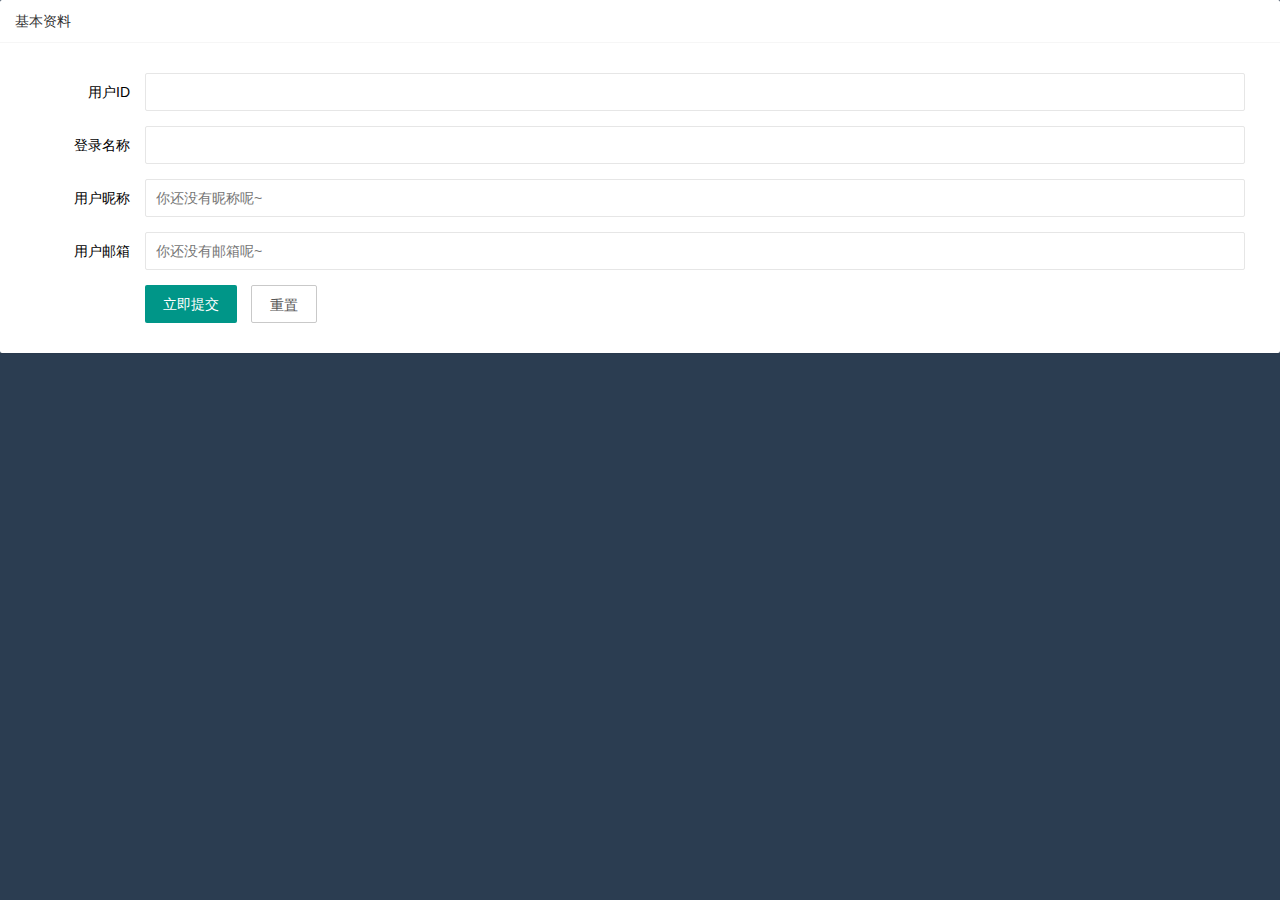
<file: gerenzhongxin/jibenziliao.html>
<!DOCTYPE html>
<html lang="en">

<head>
    <meta charset="UTF-8">
    <meta http-equiv="X-UA-Compatible" content="IE=edge">
    <meta name="viewport" content="width=device-width, initial-scale=1.0">
    <title>bigEvent-ziliao</title>
    <link rel="stylesheet" href="../assets/lib/layui/css/layui.css">
</head>

<body style="background-color: #2b3d51;">
    <div class="layui-card">
        <div class="layui-card-header">基本资料</div>
        <div class="layui-card-body">
            <form class="layui-form" lay-filter="formuserinfo" style="padding: 20px;" id="formuserinfo">
                <div class="layui-form-item" style="cursor: not-allowed ;">
                    <label class="layui-form-label">用户ID</label>
                    <div class="layui-input-block">
                        <input type="text" name="id" readonly autocomplete="off" class="layui-input"
                            style="cursor:not-allowed;">
                    </div>
                </div>
                <div class="layui-form-item" style="cursor:not-allowed;">
                    <label class="layui-form-label">登录名称</label>
                    <div class="layui-input-block">
                        <input type="text" name="username" required lay-verify="required" autocomplete="off"
                            class="layui-input" value="" style="cursor:not-allowed;" readonly>
                    </div>
                </div>
                <div class="layui-form-item">
                    <label class="layui-form-label">用户昵称</label>
                    <div class="layui-input-block">
                        <input type="text" name="nickname" required lay-verify="required" placeholder="你还没有昵称呢~"
                            autocomplete="off" class="layui-input" value="">
                    </div>
                </div>
                <div class="layui-form-item">
                    <label class="layui-form-label">用户邮箱</label>
                    <div class="layui-input-block">
                        <input type="email" name="email" required lay-verify="required" placeholder="你还没有邮箱呢~"
                            autocomplete="off" class="layui-input" value="">
                    </div>
                </div>
                <div class="layui-input-block">
                    <button class="layui-btn" lay-submit lay-filter="formDemo" id="submit">立即提交</button>
                    <button type="reset" class="layui-btn layui-btn-primary">重置</button>
                </div>
            </form>
        </div>
    </div>
    <script src="../assets/lib/jquery.js"></script>
    <script src="../assets/lib/layui/layui.all.js"></script>
    <script src="../assets/js/baseapi.js"></script>
    <script src="../assets/js/index.js"></script>

</body>

</html>
</file>
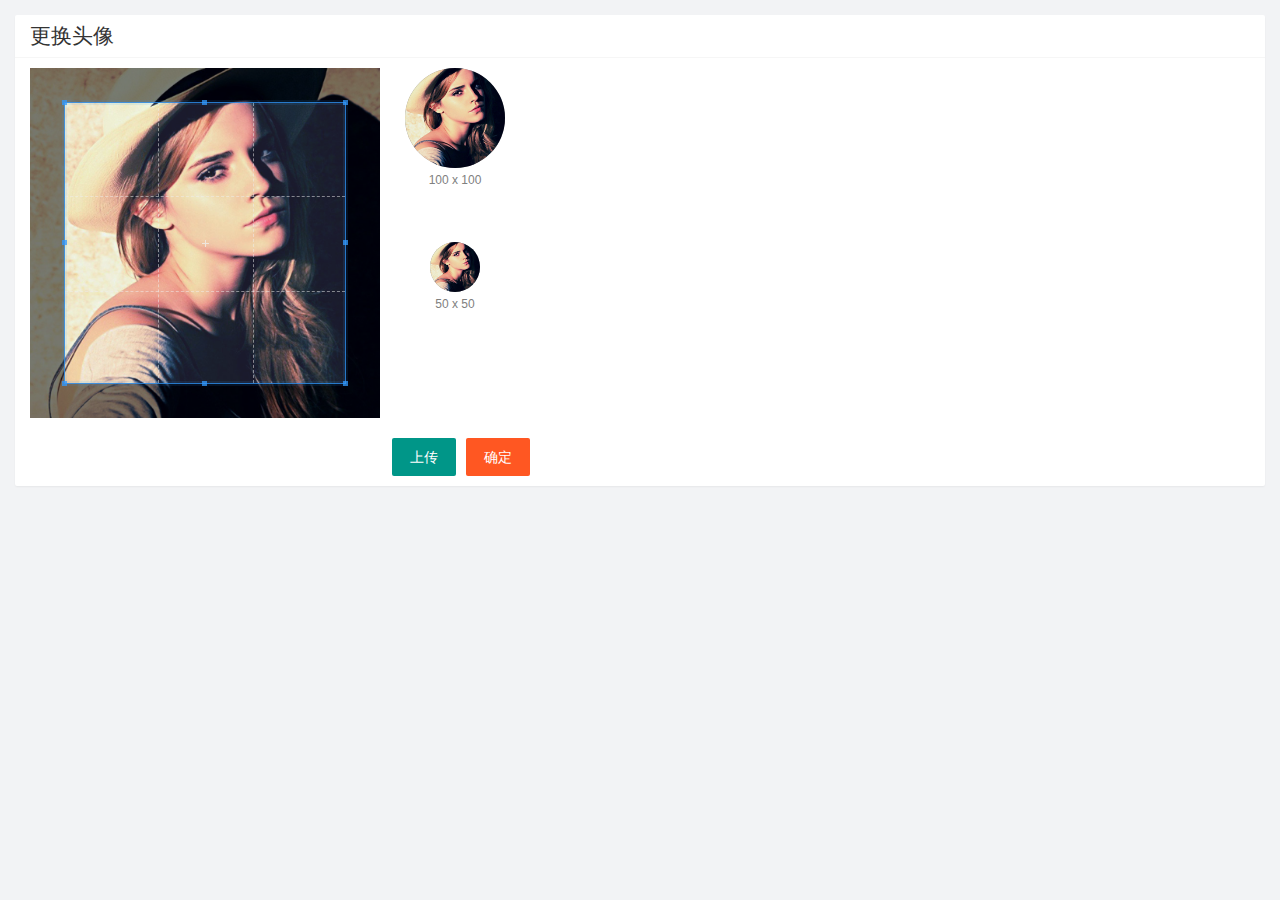
<file: gerenzhongxin/更换头像.html>
<!DOCTYPE html>
<html lang="en">

<head>
    <meta charset="UTF-8">
    <meta http-equiv="X-UA-Compatible" content="IE=edge">
    <meta name="viewport" content="width=device-width, initial-scale=1.0">
    <title>更换头像</title>
    <link rel="stylesheet" href="../assets/lib/layui/css/layui.css">
    <link rel="stylesheet" href="../assets/lib/cropper/cropper.css" />
    <link rel="stylesheet" href="../assets/css/gerenzhongxin/更换头像.css">
</head>

<body>

    <div class="layui-card">
        <div class="layui-card-header">
            <h2>更换头像</h2>
        </div>
        <div class="layui-card-body">
            <!-- 第一行的图片裁剪和预览区域 -->
            <div class="row1">
                <!-- 图片裁剪区域 -->
                <div class="cropper-box">
                    <!-- 这个 img 标签很重要，将来会把它初始化为裁剪区域 -->
                    <img id="image" src="/assets/images/sample.jpg" />
                </div>
                <!-- 图片的预览区域 -->
                <div class="preview-box">
                    <div>
                        <!-- 宽高为 100px 的预览区域 -->
                        <div class="img-preview w100"></div>
                        <p class="size">100 x 100</p>
                    </div>
                    <div>
                        <!-- 宽高为 50px 的预览区域 -->
                        <div class="img-preview w50"></div>
                        <p class="size">50 x 50</p>
                    </div>
                </div>
            </div>

            <!-- 第二行的按钮区域 -->
            <div class="row2">
                <input type="file" hidden id="inputupload" accept="image/png,image/gif,image/jpeg">
                <button type="button" class="layui-btn" id="uploadimg">上传</button>
                <button type="button" class="layui-btn layui-btn-danger" id="quedingupload">确定</button>
            </div>
        </div>
    </div>


    <script src="../assets/lib/jquery.js"></script>
    <script src="../assets/lib/layui/layui.all.js"></script>
    <script src="../assets/lib/cropper/Cropper.js"></script>
    <script src="../assets/lib/cropper/jquery-cropper.js"></script>
    <script src="../assets/js/baseapi.js"></script>
    <script src='../assets/js/更换头像.js'></script>
</body>

</html>
</file>
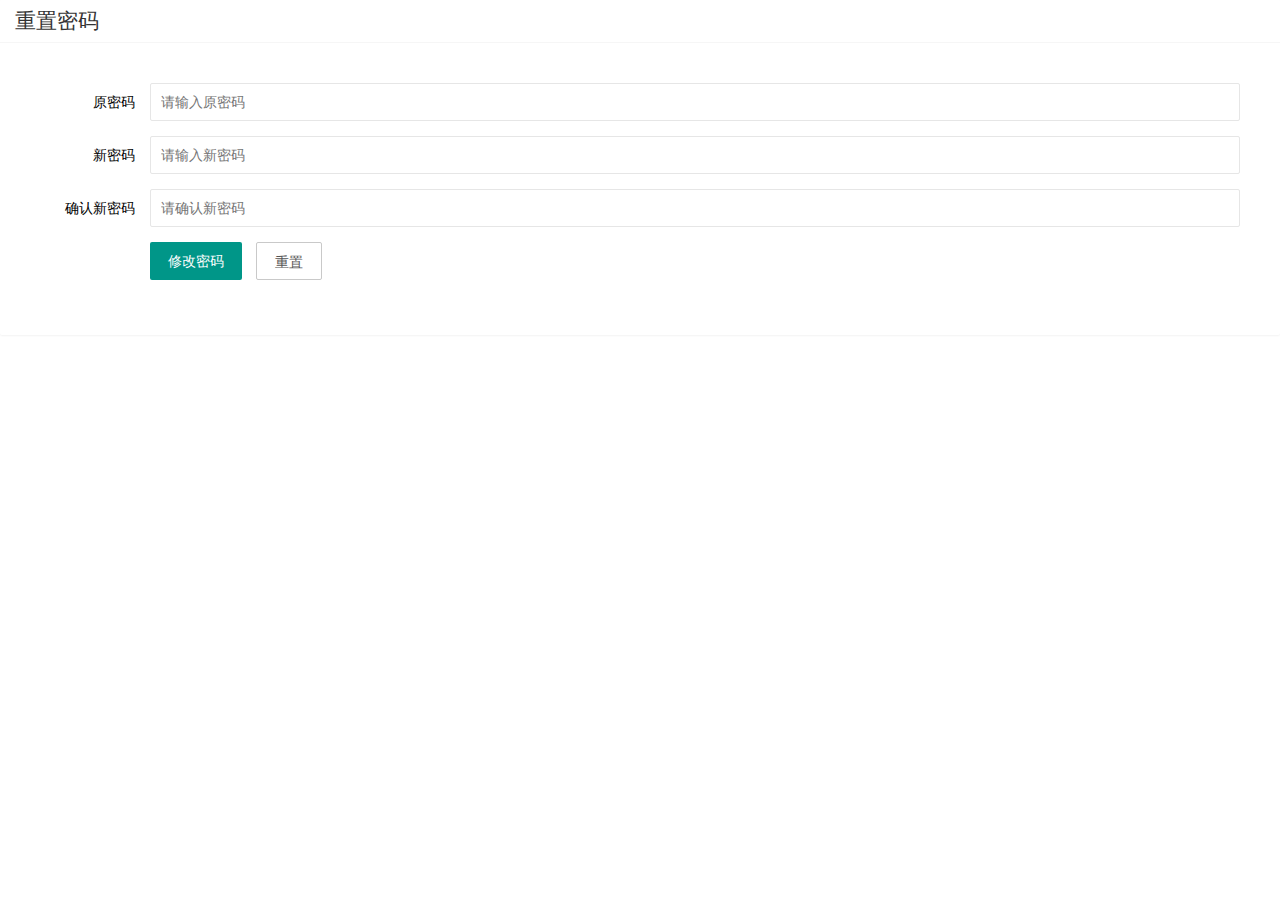
<file: gerenzhongxin/重置密码.html>
<!DOCTYPE html>
<html lang="en">

<head>
    <meta charset="UTF-8">
    <meta http-equiv="X-UA-Compatible" content="IE=edge">
    <meta name="viewport" content="width=device-width, initial-scale=1.0">
    <title>重置密码</title>
    <link rel="stylesheet" href="../assets/lib/layui/css/layui.css">
    <link rel="stylesheet" href="../assets/css/gerenzhongxin/重置密码.css">
</head>

<body>

    <div class="layui-card">
        <div class="layui-card-header">
            <h2>重置密码</h2>
        </div>
        <div class="layui-card-body">
            <form class="layui-form" id="mima">
                <div class="layui-form-item">
                    <label class="layui-form-label">原密码</label>
                    <div class="layui-input-block">
                        <input type="text" name="oldPwd" required lay-verify="required" placeholder="请输入原密码"
                            autocomplete="off" class="layui-input">
                    </div>
                </div>
                <div class="layui-form-item">
                    <label class="layui-form-label">新密码</label>
                    <div class="layui-input-block">
                        <input type="text" name="newPwd" required lay-verify="required" placeholder="请输入新密码"
                            autocomplete="off" class="layui-input">
                    </div>
                </div>
                <div class="layui-form-item">
                    <label class="layui-form-label">确认新密码</label>
                    <div class="layui-input-block">
                        <input type="text" name="confirmnewpwd" required lay-verify="required" placeholder="请确认新密码"
                            autocomplete="off" class="layui-input">
                    </div>
                </div>
                <div class="layui-form-item">
                    <div class="layui-input-block">
                        <button class="layui-btn" lay-submit lay-filter="formDemo" id="change_password">修改密码</button>
                        <button type="reset" class="layui-btn layui-btn-primary">重置</button>
                    </div>
                </div>
            </form>
        </div>
    </div>
    <script src="../assets/lib/jquery.js"></script>
    <script src="../assets/lib/layui/layui.all.js"></script>
    <script src="../assets/js/baseapi.js"></script>
    <script src='../assets/js/重置密码.js'></script>
</body>

</html>
</file>
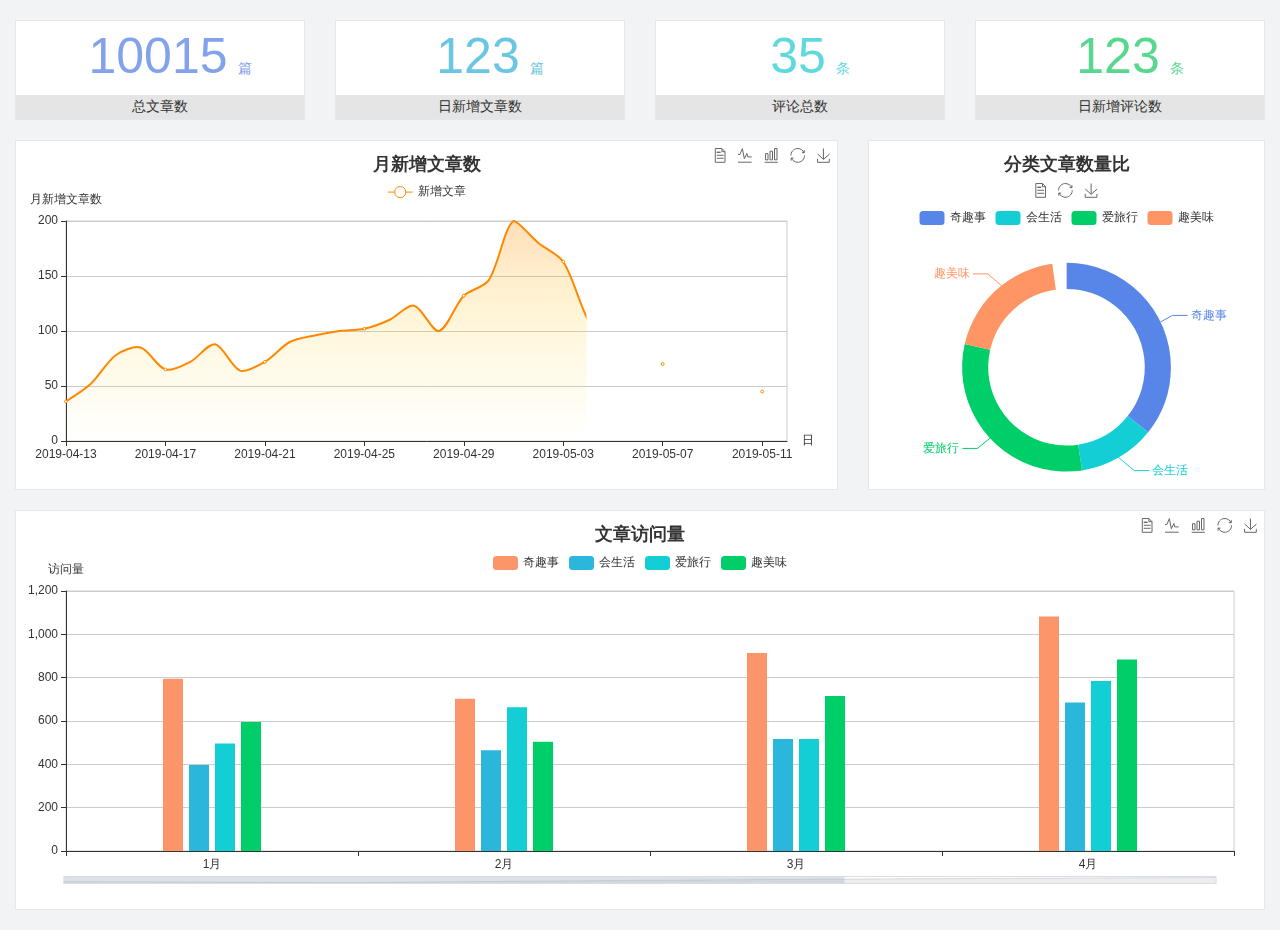
<file: home/dashboard.html>
<!DOCTYPE html>
<html lang="en">

<head>
  <meta charset="UTF-8">
  <meta name="viewport" content="width=device-width, initial-scale=1.0">
  <meta http-equiv="X-UA-Compatible" content="ie=edge">
  <title>图表统计</title>
  <link rel="stylesheet" href="../assets/lib/bootstrap.css" />

  <link rel="stylesheet" href="../assets/lib/main.css" />
  <script src="../assets/lib/jquery.js"></script>
  <script type="text/javascript" src="../assets/lib/echarts.min.js"></script>
</head>

<body>
  <div class="container-fluid">
    <div class="row spannel_list">
      <div class="col-sm-3 col-xs-6">
        <div class="spannel">
          <em>10015</em><span>篇</span>
          <b>总文章数</b>
        </div>
      </div>
      <div class="col-sm-3 col-xs-6">
        <div class="spannel scolor01">
          <em>123</em><span>篇</span>
          <b>日新增文章数</b>
        </div>
      </div>
      <div class="col-sm-3 col-xs-6">
        <div class="spannel scolor02">
          <em>35</em><span>条</span>
          <b>评论总数</b>
        </div>
      </div>
      <div class="col-sm-3 col-xs-6">
        <div class="spannel scolor03">
          <em>123</em><span>条</span>
          <b>日新增评论数</b>
        </div>
      </div>
    </div>
  </div>

  <div class="container-fluid">
    <div class="row curve-pie">
      <div class="col-lg-8 col-md-8">
        <div class="gragh_pannel" id="curve_show"></div>
      </div>
      <div class="col-lg-4 col-md-4">
        <div class="gragh_pannel" id="pie_show"></div>
      </div>
    </div>
  </div>

  <div class="container-fluid">
    <div class="column_pannel" id="column_show"></div>
  </div>

  <script>
    var oChart = echarts.init(document.getElementById('curve_show'));
    var aList_all = [
      { 'count': 36, 'date': '2019-04-13' },
      { 'count': 52, 'date': '2019-04-14' },
      { 'count': 78, 'date': '2019-04-15' },
      { 'count': 85, 'date': '2019-04-16' },
      { 'count': 65, 'date': '2019-04-17' },
      { 'count': 72, 'date': '2019-04-18' },
      { 'count': 88, 'date': '2019-04-19' },
      { 'count': 64, 'date': '2019-04-20' },
      { 'count': 72, 'date': '2019-04-21' },
      { 'count': 90, 'date': '2019-04-22' },
      { 'count': 96, 'date': '2019-04-23' },
      { 'count': 100, 'date': '2019-04-24' },
      { 'count': 102, 'date': '2019-04-25' },
      { 'count': 110, 'date': '2019-04-26' },
      { 'count': 123, 'date': '2019-04-27' },
      { 'count': 100, 'date': '2019-04-28' },
      { 'count': 132, 'date': '2019-04-29' },
      { 'count': 146, 'date': '2019-04-30' },
      { 'count': 200, 'date': '2019-05-01' },
      { 'count': 180, 'date': '2019-05-02' },
      { 'count': 163, 'date': '2019-05-03' },
      { 'count': 110, 'date': '2019-05-04' },
      { 'count': 80, 'date': '2019-05-05' },
      { 'count': 82, 'date': '2019-05-06' },
      { 'count': 70, 'date': '2019-05-07' },
      { 'count': 65, 'date': '2019-05-08' },
      { 'count': 54, 'date': '2019-05-09' },
      { 'count': 40, 'date': '2019-05-10' },
      { 'count': 45, 'date': '2019-05-11' },
      { 'count': 38, 'date': '2019-05-12' },
    ];

    let aCount = [];
    let aDate = [];

    for (var i = 0; i < aList_all.length; i++) {
      aCount.push(aList_all[i].count);
      aDate.push(aList_all[i].date);
    }

    var chartopt = {
      title: {
        text: '月新增文章数',
        left: 'center',
        top: '10'
      },
      tooltip: {
        trigger: 'axis'
      },
      legend: {
        data: ['新增文章'],
        top: '40'
      },
      toolbox: {
        show: true,
        feature: {
          mark: { show: true },
          dataView: { show: true, readOnly: false },
          magicType: { show: true, type: ['line', 'bar'] },
          restore: { show: true },
          saveAsImage: { show: true }
        }
      },
      calculable: true,
      xAxis: [
        {
          name: '日',
          type: 'category',
          boundaryGap: false,
          data: aDate
        }
      ],
      yAxis: [
        {
          name: '月新增文章数',
          type: 'value'
        }
      ],
      series: [
        {
          name: '新增文章',
          type: 'line',
          smooth: true,
          itemStyle: { normal: { areaStyle: { type: 'default' }, color: '#f80' }, lineStyle: { color: '#f80' } },
          data: aCount
        }],
      areaStyle: {
        normal: {
          color: new echarts.graphic.LinearGradient(0, 0, 0, 1, [{
            offset: 0,
            color: 'rgba(255,136,0,0.39)'
          }, {
            offset: .34,
            color: 'rgba(255,180,0,0.25)'
          }, {
            offset: 1,
            color: 'rgba(255,222,0,0.00)'
          }])

        }
      },
      grid: {
        show: true,
        x: 50,
        x2: 50,
        y: 80,
        height: 220
      }
    };

    oChart.setOption(chartopt);


    var oPie = echarts.init(document.getElementById('pie_show'));
    var oPieopt =
    {
      title: {
        top: 10,
        text: '分类文章数量比',
        x: 'center'
      },
      tooltip: {
        trigger: 'item',
        formatter: "{a} <br/>{b} : {c} ({d}%)"
      },
      color: ['#5885e8', '#13cfd5', '#00ce68', '#ff9565'],
      legend: {
        x: 'center',
        top: 65,
        data: ['奇趣事', '会生活', '爱旅行', '趣美味']
      },
      toolbox: {
        show: true,
        x: 'center',
        top: 35,
        feature: {
          mark: { show: true },
          dataView: { show: true, readOnly: false },
          magicType: {
            show: true,
            type: ['pie', 'funnel'],
            option: {
              funnel: {
                x: '25%',
                width: '50%',
                funnelAlign: 'left',
                max: 1548
              }
            }
          },
          restore: { show: true },
          saveAsImage: { show: true }
        }
      },
      calculable: true,
      series: [
        {
          name: '访问来源',
          type: 'pie',
          radius: ['45%', '60%'],
          center: ['50%', '65%'],
          data: [
            { value: 300, name: '奇趣事' },
            { value: 100, name: '会生活' },
            { value: 260, name: '爱旅行' },
            { value: 180, name: '趣美味' }
          ]
        }
      ]
    };
    oPie.setOption(oPieopt);



    var oColumn = this.echarts.init(document.getElementById('column_show'));
    var oColumnopt =
    {
      title: {
        text: '文章访问量',
        left: 'center',
        top: '10'
      },
      tooltip: {
        trigger: 'axis'
      },
      legend: {
        data: ['奇趣事', '会生活', '爱旅行', '趣美味'],
        top: '40'
      },
      toolbox: {
        show: true,
        feature: {
          mark: { show: true },
          dataView: { show: true, readOnly: false },
          magicType: { show: true, type: ['line', 'bar'] },
          restore: { show: true },
          saveAsImage: { show: true }
        }
      },
      calculable: true,
      xAxis: [
        {
          type: 'category',
          data: ['1月', '2月', '3月', '4月', '5月']
        }
      ],
      yAxis: [
        {
          name: '访问量',
          type: 'value'
        }
      ],
      series: [
        {
          name: '奇趣事',
          type: 'bar',
          barWidth: 20,
          itemStyle: {
            normal: { areaStyle: { type: 'default' }, color: '#fd956a' }
          },
          data: [800, 708, 920, 1090, 1200]
        },
        {
          name: '会生活',
          type: 'bar',
          barWidth: 20,
          itemStyle: {
            normal: { areaStyle: { type: 'default' }, color: '#2bb6db' }
          },
          data: [400, 468, 520, 690, 800]
        },
        {
          name: '爱旅行',
          type: 'bar',
          barWidth: 20,
          itemStyle: {
            normal: { areaStyle: { type: 'default' }, color: '#13cfd5' }
          },
          data: [500, 668, 520, 790, 900]
        },
        {
          name: '趣美味',
          type: 'bar',
          barWidth: 20,
          itemStyle: {
            normal: { areaStyle: { type: 'default' }, color: '#00ce68' }
          },
          data: [600, 508, 720, 890, 1000]
        }
      ],
      grid: {
        show: true,
        x: 50,
        x2: 30,
        y: 80,
        height: 260
      },
      dataZoom: [//给x轴设置滚动条
        {
          start: 0,//默认为0
          end: 100 - 1000 / 31,//默认为100
          type: 'slider',
          show: true,
          xAxisIndex: [0],
          handleSize: 0,//滑动条的 左右2个滑动条的大小
          height: 8,//组件高度
          left: 45, //左边的距离
          right: 50,//右边的距离
          bottom: 26,//右边的距离
          handleColor: '#ddd',//h滑动图标的颜色
          handleStyle: {
            borderColor: "#cacaca",
            borderWidth: "1",
            shadowBlur: 2,
            background: "#ddd",
            shadowColor: "#ddd",
          }
        }]
    };
    oColumn.setOption(oColumnopt);
  </script>
</body>

</html>
</file>
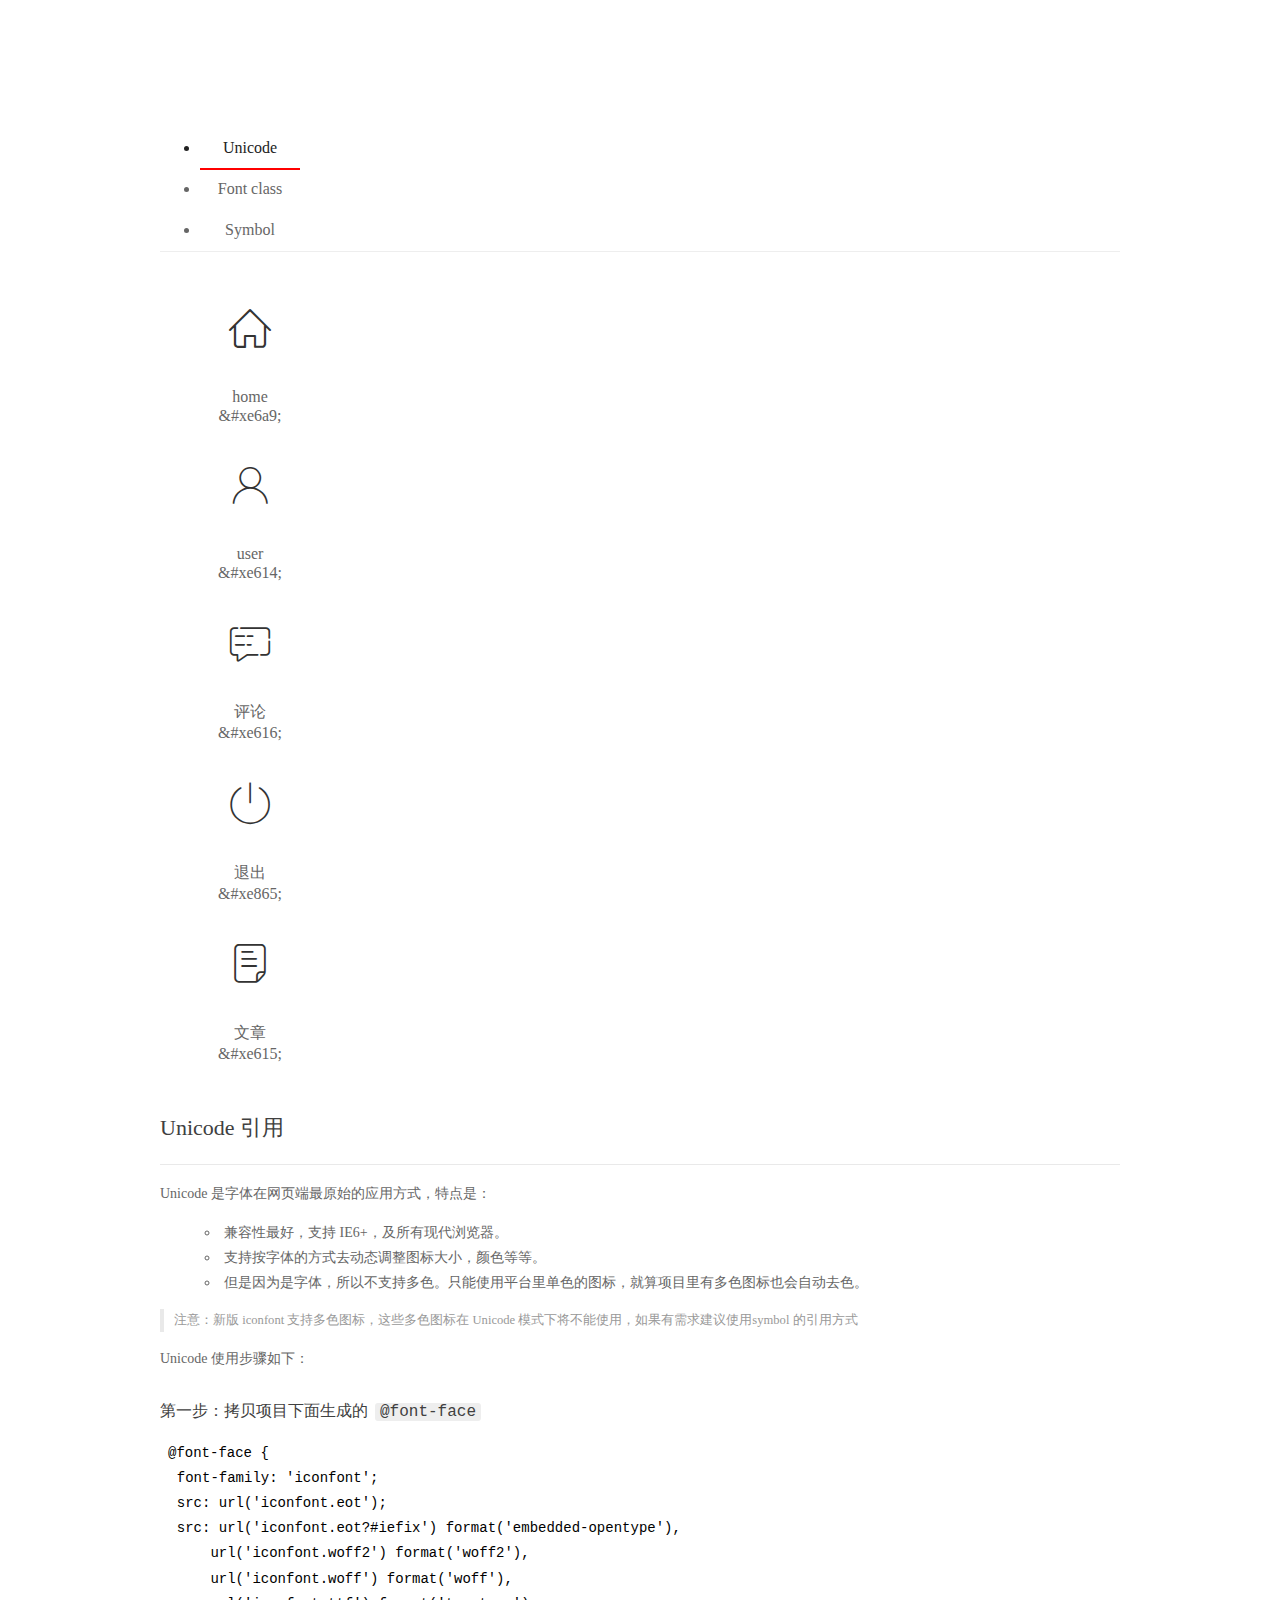
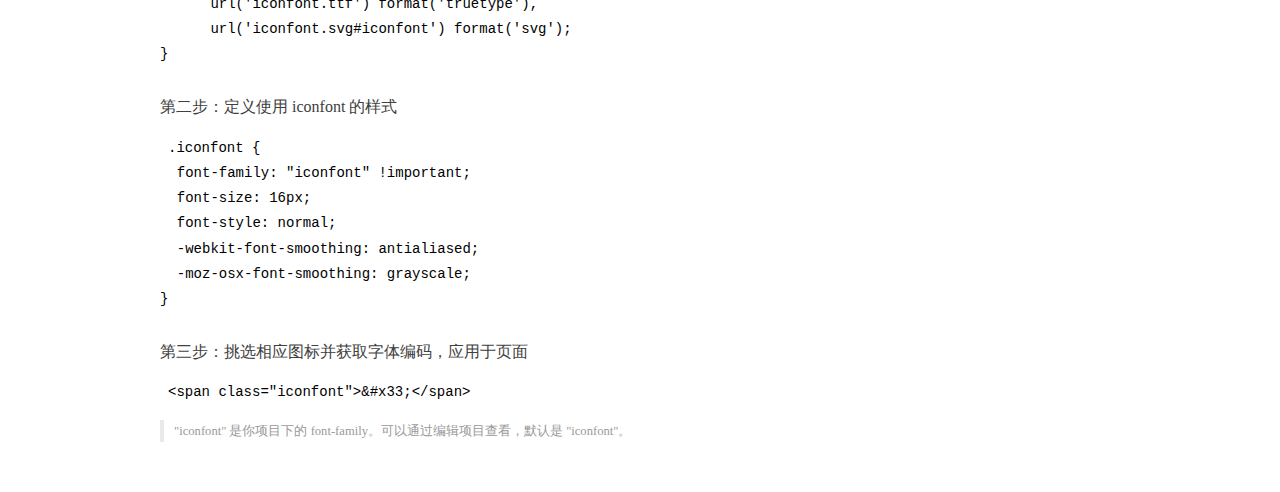
<file: assets/fonts/demo_index.html>
<!DOCTYPE html>
<html>
<head>
  <meta charset="utf-8"/>
  <title>IconFont Demo</title>
  <link rel="shortcut icon" href="https://gtms04.alicdn.com/tps/i4/TB1_oz6GVXXXXaFXpXXJDFnIXXX-64-64.ico" type="image/x-icon"/>
  <link rel="stylesheet" href="https://g.alicdn.com/thx/cube/1.3.2/cube.min.css">
  <link rel="stylesheet" href="demo.css">
  <link rel="stylesheet" href="iconfont.css">
  <script src="iconfont.js"></script>
  <!-- jQuery -->
  <script src="https://a1.alicdn.com/oss/uploads/2018/12/26/7bfddb60-08e8-11e9-9b04-53e73bb6408b.js"></script>
  <!-- 代码高亮 -->
  <script src="https://a1.alicdn.com/oss/uploads/2018/12/26/a3f714d0-08e6-11e9-8a15-ebf944d7534c.js"></script>
</head>
<body>
  <div class="main">
    <h1 class="logo"><a href="https://www.iconfont.cn/" title="iconfont 首页" target="_blank">&#xe86b;</a></h1>
    <div class="nav-tabs">
      <ul id="tabs" class="dib-box">
        <li class="dib active"><span>Unicode</span></li>
        <li class="dib"><span>Font class</span></li>
        <li class="dib"><span>Symbol</span></li>
      </ul>
      
    </div>
    <div class="tab-container">
      <div class="content unicode" style="display: block;">
          <ul class="icon_lists dib-box">
          
            <li class="dib">
              <span class="icon iconfont">&#xe6a9;</span>
                <div class="name">home</div>
                <div class="code-name">&amp;#xe6a9;</div>
              </li>
          
            <li class="dib">
              <span class="icon iconfont">&#xe614;</span>
                <div class="name">user</div>
                <div class="code-name">&amp;#xe614;</div>
              </li>
          
            <li class="dib">
              <span class="icon iconfont">&#xe616;</span>
                <div class="name">评论</div>
                <div class="code-name">&amp;#xe616;</div>
              </li>
          
            <li class="dib">
              <span class="icon iconfont">&#xe865;</span>
                <div class="name">退出</div>
                <div class="code-name">&amp;#xe865;</div>
              </li>
          
            <li class="dib">
              <span class="icon iconfont">&#xe615;</span>
                <div class="name">文章</div>
                <div class="code-name">&amp;#xe615;</div>
              </li>
          
          </ul>
          <div class="article markdown">
          <h2 id="unicode-">Unicode 引用</h2>
          <hr>

          <p>Unicode 是字体在网页端最原始的应用方式，特点是：</p>
          <ul>
            <li>兼容性最好，支持 IE6+，及所有现代浏览器。</li>
            <li>支持按字体的方式去动态调整图标大小，颜色等等。</li>
            <li>但是因为是字体，所以不支持多色。只能使用平台里单色的图标，就算项目里有多色图标也会自动去色。</li>
          </ul>
          <blockquote>
            <p>注意：新版 iconfont 支持多色图标，这些多色图标在 Unicode 模式下将不能使用，如果有需求建议使用symbol 的引用方式</p>
          </blockquote>
          <p>Unicode 使用步骤如下：</p>
          <h3 id="-font-face">第一步：拷贝项目下面生成的 <code>@font-face</code></h3>
<pre><code class="language-css"
>@font-face {
  font-family: 'iconfont';
  src: url('iconfont.eot');
  src: url('iconfont.eot?#iefix') format('embedded-opentype'),
      url('iconfont.woff2') format('woff2'),
      url('iconfont.woff') format('woff'),
      url('iconfont.ttf') format('truetype'),
      url('iconfont.svg#iconfont') format('svg');
}
</code></pre>
          <h3 id="-iconfont-">第二步：定义使用 iconfont 的样式</h3>
<pre><code class="language-css"
>.iconfont {
  font-family: "iconfont" !important;
  font-size: 16px;
  font-style: normal;
  -webkit-font-smoothing: antialiased;
  -moz-osx-font-smoothing: grayscale;
}
</code></pre>
          <h3 id="-">第三步：挑选相应图标并获取字体编码，应用于页面</h3>
<pre>
<code class="language-html"
>&lt;span class="iconfont"&gt;&amp;#x33;&lt;/span&gt;
</code></pre>
          <blockquote>
            <p>"iconfont" 是你项目下的 font-family。可以通过编辑项目查看，默认是 "iconfont"。</p>
          </blockquote>
          </div>
      </div>
      <div class="content font-class">
        <ul class="icon_lists dib-box">
          
          <li class="dib">
            <span class="icon iconfont icon-home"></span>
            <div class="name">
              home
            </div>
            <div class="code-name">.icon-home
            </div>
          </li>
          
          <li class="dib">
            <span class="icon iconfont icon-user"></span>
            <div class="name">
              user
            </div>
            <div class="code-name">.icon-user
            </div>
          </li>
          
          <li class="dib">
            <span class="icon iconfont icon-pinglun"></span>
            <div class="name">
              评论
            </div>
            <div class="code-name">.icon-pinglun
            </div>
          </li>
          
          <li class="dib">
            <span class="icon iconfont icon-tuichu"></span>
            <div class="name">
              退出
            </div>
            <div class="code-name">.icon-tuichu
            </div>
          </li>
          
          <li class="dib">
            <span class="icon iconfont icon-16"></span>
            <div class="name">
              文章
            </div>
            <div class="code-name">.icon-16
            </div>
          </li>
          
        </ul>
        <div class="article markdown">
        <h2 id="font-class-">font-class 引用</h2>
        <hr>

        <p>font-class 是 Unicode 使用方式的一种变种，主要是解决 Unicode 书写不直观，语意不明确的问题。</p>
        <p>与 Unicode 使用方式相比，具有如下特点：</p>
        <ul>
          <li>兼容性良好，支持 IE8+，及所有现代浏览器。</li>
          <li>相比于 Unicode 语意明确，书写更直观。可以很容易分辨这个 icon 是什么。</li>
          <li>因为使用 class 来定义图标，所以当要替换图标时，只需要修改 class 里面的 Unicode 引用。</li>
          <li>不过因为本质上还是使用的字体，所以多色图标还是不支持的。</li>
        </ul>
        <p>使用步骤如下：</p>
        <h3 id="-fontclass-">第一步：引入项目下面生成的 fontclass 代码：</h3>
<pre><code class="language-html">&lt;link rel="stylesheet" href="./iconfont.css"&gt;
</code></pre>
        <h3 id="-">第二步：挑选相应图标并获取类名，应用于页面：</h3>
<pre><code class="language-html">&lt;span class="iconfont icon-xxx"&gt;&lt;/span&gt;
</code></pre>
        <blockquote>
          <p>"
            iconfont" 是你项目下的 font-family。可以通过编辑项目查看，默认是 "iconfont"。</p>
        </blockquote>
      </div>
      </div>
      <div class="content symbol">
          <ul class="icon_lists dib-box">
          
            <li class="dib">
                <svg class="icon svg-icon" aria-hidden="true">
                  <use xlink:href="#icon-home"></use>
                </svg>
                <div class="name">home</div>
                <div class="code-name">#icon-home</div>
            </li>
          
            <li class="dib">
                <svg class="icon svg-icon" aria-hidden="true">
                  <use xlink:href="#icon-user"></use>
                </svg>
                <div class="name">user</div>
                <div class="code-name">#icon-user</div>
            </li>
          
            <li class="dib">
                <svg class="icon svg-icon" aria-hidden="true">
                  <use xlink:href="#icon-pinglun"></use>
                </svg>
                <div class="name">评论</div>
                <div class="code-name">#icon-pinglun</div>
            </li>
          
            <li class="dib">
                <svg class="icon svg-icon" aria-hidden="true">
                  <use xlink:href="#icon-tuichu"></use>
                </svg>
                <div class="name">退出</div>
                <div class="code-name">#icon-tuichu</div>
            </li>
          
            <li class="dib">
                <svg class="icon svg-icon" aria-hidden="true">
                  <use xlink:href="#icon-16"></use>
                </svg>
                <div class="name">文章</div>
                <div class="code-name">#icon-16</div>
            </li>
          
          </ul>
          <div class="article markdown">
          <h2 id="symbol-">Symbol 引用</h2>
          <hr>

          <p>这是一种全新的使用方式，应该说这才是未来的主流，也是平台目前推荐的用法。相关介绍可以参考这篇<a href="">文章</a>
            这种用法其实是做了一个 SVG 的集合，与另外两种相比具有如下特点：</p>
          <ul>
            <li>支持多色图标了，不再受单色限制。</li>
            <li>通过一些技巧，支持像字体那样，通过 <code>font-size</code>, <code>color</code> 来调整样式。</li>
            <li>兼容性较差，支持 IE9+，及现代浏览器。</li>
            <li>浏览器渲染 SVG 的性能一般，还不如 png。</li>
          </ul>
          <p>使用步骤如下：</p>
          <h3 id="-symbol-">第一步：引入项目下面生成的 symbol 代码：</h3>
<pre><code class="language-html">&lt;script src="./iconfont.js"&gt;&lt;/script&gt;
</code></pre>
          <h3 id="-css-">第二步：加入通用 CSS 代码（引入一次就行）：</h3>
<pre><code class="language-html">&lt;style&gt;
.icon {
  width: 1em;
  height: 1em;
  vertical-align: -0.15em;
  fill: currentColor;
  overflow: hidden;
}
&lt;/style&gt;
</code></pre>
          <h3 id="-">第三步：挑选相应图标并获取类名，应用于页面：</h3>
<pre><code class="language-html">&lt;svg class="icon" aria-hidden="true"&gt;
  &lt;use xlink:href="#icon-xxx"&gt;&lt;/use&gt;
&lt;/svg&gt;
</code></pre>
          </div>
      </div>

    </div>
  </div>
  <script>
  $(document).ready(function () {
      $('.tab-container .content:first').show()

      $('#tabs li').click(function (e) {
        var tabContent = $('.tab-container .content')
        var index = $(this).index()

        if ($(this).hasClass('active')) {
          return
        } else {
          $('#tabs li').removeClass('active')
          $(this).addClass('active')

          tabContent.hide().eq(index).fadeIn()
        }
      })
    })
  </script>
</body>
</html>
</file>
<file: assets/lib/layui/css/layui.css>
/** layui-v2.5.5 MIT License By https://www.layui.com */
 .layui-inline,img{display:inline-block;vertical-align:middle}h1,h2,h3,h4,h5,h6{font-weight:400}.layui-edge,.layui-header,.layui-inline,.layui-main{position:relative}.layui-body,.layui-edge,.layui-elip{overflow:hidden}.layui-btn,.layui-edge,.layui-inline,img{vertical-align:middle}.layui-btn,.layui-disabled,.layui-icon,.layui-unselect{-moz-user-select:none;-webkit-user-select:none;-ms-user-select:none}.layui-elip,.layui-form-checkbox span,.layui-form-pane .layui-form-label{text-overflow:ellipsis;white-space:nowrap}.layui-breadcrumb,.layui-tree-btnGroup{visibility:hidden}blockquote,body,button,dd,div,dl,dt,form,h1,h2,h3,h4,h5,h6,input,li,ol,p,pre,td,textarea,th,ul{margin:0;padding:0;-webkit-tap-highlight-color:rgba(0,0,0,0)}a:active,a:hover{outline:0}img{border:none}li{list-style:none}table{border-collapse:collapse;border-spacing:0}h4,h5,h6{font-size:100%}button,input,optgroup,option,select,textarea{font-family:inherit;font-size:inherit;font-style:inherit;font-weight:inherit;outline:0}pre{white-space:pre-wrap;white-space:-moz-pre-wrap;white-space:-pre-wrap;white-space:-o-pre-wrap;word-wrap:break-word}body{line-height:24px;font:14px Helvetica Neue,Helvetica,PingFang SC,Tahoma,Arial,sans-serif}hr{height:1px;margin:10px 0;border:0;clear:both}a{color:#333;text-decoration:none}a:hover{color:#777}a cite{font-style:normal;*cursor:pointer}.layui-border-box,.layui-border-box *{box-sizing:border-box}.layui-box,.layui-box *{box-sizing:content-box}.layui-clear{clear:both;*zoom:1}.layui-clear:after{content:'\20';clear:both;*zoom:1;display:block;height:0}.layui-inline{*display:inline;*zoom:1}.layui-edge{display:inline-block;width:0;height:0;border-width:6px;border-style:dashed;border-color:transparent}.layui-edge-top{top:-4px;border-bottom-color:#999;border-bottom-style:solid}.layui-edge-right{border-left-color:#999;border-left-style:solid}.layui-edge-bottom{top:2px;border-top-color:#999;border-top-style:solid}.layui-edge-left{border-right-color:#999;border-right-style:solid}.layui-disabled,.layui-disabled:hover{color:#d2d2d2!important;cursor:not-allowed!important}.layui-circle{border-radius:100%}.layui-show{display:block!important}.layui-hide{display:none!important}@font-face{font-family:layui-icon;src:url(../font/iconfont.eot?v=250);src:url(../font/iconfont.eot?v=250#iefix) format('embedded-opentype'),url(../font/iconfont.woff2?v=250) format('woff2'),url(../font/iconfont.woff?v=250) format('woff'),url(../font/iconfont.ttf?v=250) format('truetype'),url(../font/iconfont.svg?v=250#layui-icon) format('svg')}.layui-icon{font-family:layui-icon!important;font-size:16px;font-style:normal;-webkit-font-smoothing:antialiased;-moz-osx-font-smoothing:grayscale}.layui-icon-reply-fill:before{content:"\e611"}.layui-icon-set-fill:before{content:"\e614"}.layui-icon-menu-fill:before{content:"\e60f"}.layui-icon-search:before{content:"\e615"}.layui-icon-share:before{content:"\e641"}.layui-icon-set-sm:before{content:"\e620"}.layui-icon-engine:before{content:"\e628"}.layui-icon-close:before{content:"\1006"}.layui-icon-close-fill:before{content:"\1007"}.layui-icon-chart-screen:before{content:"\e629"}.layui-icon-star:before{content:"\e600"}.layui-icon-circle-dot:before{content:"\e617"}.layui-icon-chat:before{content:"\e606"}.layui-icon-release:before{content:"\e609"}.layui-icon-list:before{content:"\e60a"}.layui-icon-chart:before{content:"\e62c"}.layui-icon-ok-circle:before{content:"\1005"}.layui-icon-layim-theme:before{content:"\e61b"}.layui-icon-table:before{content:"\e62d"}.layui-icon-right:before{content:"\e602"}.layui-icon-left:before{content:"\e603"}.layui-icon-cart-simple:before{content:"\e698"}.layui-icon-face-cry:before{content:"\e69c"}.layui-icon-face-smile:before{content:"\e6af"}.layui-icon-survey:before{content:"\e6b2"}.layui-icon-tree:before{content:"\e62e"}.layui-icon-upload-circle:before{content:"\e62f"}.layui-icon-add-circle:before{content:"\e61f"}.layui-icon-download-circle:before{content:"\e601"}.layui-icon-templeate-1:before{content:"\e630"}.layui-icon-util:before{content:"\e631"}.layui-icon-face-surprised:before{content:"\e664"}.layui-icon-edit:before{content:"\e642"}.layui-icon-speaker:before{content:"\e645"}.layui-icon-down:before{content:"\e61a"}.layui-icon-file:before{content:"\e621"}.layui-icon-layouts:before{content:"\e632"}.layui-icon-rate-half:before{content:"\e6c9"}.layui-icon-add-circle-fine:before{content:"\e608"}.layui-icon-prev-circle:before{content:"\e633"}.layui-icon-read:before{content:"\e705"}.layui-icon-404:before{content:"\e61c"}.layui-icon-carousel:before{content:"\e634"}.layui-icon-help:before{content:"\e607"}.layui-icon-code-circle:before{content:"\e635"}.layui-icon-water:before{content:"\e636"}.layui-icon-username:before{content:"\e66f"}.layui-icon-find-fill:before{content:"\e670"}.layui-icon-about:before{content:"\e60b"}.layui-icon-location:before{content:"\e715"}.layui-icon-up:before{content:"\e619"}.layui-icon-pause:before{content:"\e651"}.layui-icon-date:before{content:"\e637"}.layui-icon-layim-uploadfile:before{content:"\e61d"}.layui-icon-delete:before{content:"\e640"}.layui-icon-play:before{content:"\e652"}.layui-icon-top:before{content:"\e604"}.layui-icon-friends:before{content:"\e612"}.layui-icon-refresh-3:before{content:"\e9aa"}.layui-icon-ok:before{content:"\e605"}.layui-icon-layer:before{content:"\e638"}.layui-icon-face-smile-fine:before{content:"\e60c"}.layui-icon-dollar:before{content:"\e659"}.layui-icon-group:before{content:"\e613"}.layui-icon-layim-download:before{content:"\e61e"}.layui-icon-picture-fine:before{content:"\e60d"}.layui-icon-link:before{content:"\e64c"}.layui-icon-diamond:before{content:"\e735"}.layui-icon-log:before{content:"\e60e"}.layui-icon-rate-solid:before{content:"\e67a"}.layui-icon-fonts-del:before{content:"\e64f"}.layui-icon-unlink:before{content:"\e64d"}.layui-icon-fonts-clear:before{content:"\e639"}.layui-icon-triangle-r:before{content:"\e623"}.layui-icon-circle:before{content:"\e63f"}.layui-icon-radio:before{content:"\e643"}.layui-icon-align-center:before{content:"\e647"}.layui-icon-align-right:before{content:"\e648"}.layui-icon-align-left:before{content:"\e649"}.layui-icon-loading-1:before{content:"\e63e"}.layui-icon-return:before{content:"\e65c"}.layui-icon-fonts-strong:before{content:"\e62b"}.layui-icon-upload:before{content:"\e67c"}.layui-icon-dialogue:before{content:"\e63a"}.layui-icon-video:before{content:"\e6ed"}.layui-icon-headset:before{content:"\e6fc"}.layui-icon-cellphone-fine:before{content:"\e63b"}.layui-icon-add-1:before{content:"\e654"}.layui-icon-face-smile-b:before{content:"\e650"}.layui-icon-fonts-html:before{content:"\e64b"}.layui-icon-form:before{content:"\e63c"}.layui-icon-cart:before{content:"\e657"}.layui-icon-camera-fill:before{content:"\e65d"}.layui-icon-tabs:before{content:"\e62a"}.layui-icon-fonts-code:before{content:"\e64e"}.layui-icon-fire:before{content:"\e756"}.layui-icon-set:before{content:"\e716"}.layui-icon-fonts-u:before{content:"\e646"}.layui-icon-triangle-d:before{content:"\e625"}.layui-icon-tips:before{content:"\e702"}.layui-icon-picture:before{content:"\e64a"}.layui-icon-more-vertical:before{content:"\e671"}.layui-icon-flag:before{content:"\e66c"}.layui-icon-loading:before{content:"\e63d"}.layui-icon-fonts-i:before{content:"\e644"}.layui-icon-refresh-1:before{content:"\e666"}.layui-icon-rmb:before{content:"\e65e"}.layui-icon-home:before{content:"\e68e"}.layui-icon-user:before{content:"\e770"}.layui-icon-notice:before{content:"\e667"}.layui-icon-login-weibo:before{content:"\e675"}.layui-icon-voice:before{content:"\e688"}.layui-icon-upload-drag:before{content:"\e681"}.layui-icon-login-qq:before{content:"\e676"}.layui-icon-snowflake:before{content:"\e6b1"}.layui-icon-file-b:before{content:"\e655"}.layui-icon-template:before{content:"\e663"}.layui-icon-auz:before{content:"\e672"}.layui-icon-console:before{content:"\e665"}.layui-icon-app:before{content:"\e653"}.layui-icon-prev:before{content:"\e65a"}.layui-icon-website:before{content:"\e7ae"}.layui-icon-next:before{content:"\e65b"}.layui-icon-component:before{content:"\e857"}.layui-icon-more:before{content:"\e65f"}.layui-icon-login-wechat:before{content:"\e677"}.layui-icon-shrink-right:before{content:"\e668"}.layui-icon-spread-left:before{content:"\e66b"}.layui-icon-camera:before{content:"\e660"}.layui-icon-note:before{content:"\e66e"}.layui-icon-refresh:before{content:"\e669"}.layui-icon-female:before{content:"\e661"}.layui-icon-male:before{content:"\e662"}.layui-icon-password:before{content:"\e673"}.layui-icon-senior:before{content:"\e674"}.layui-icon-theme:before{content:"\e66a"}.layui-icon-tread:before{content:"\e6c5"}.layui-icon-praise:before{content:"\e6c6"}.layui-icon-star-fill:before{content:"\e658"}.layui-icon-rate:before{content:"\e67b"}.layui-icon-template-1:before{content:"\e656"}.layui-icon-vercode:before{content:"\e679"}.layui-icon-cellphone:before{content:"\e678"}.layui-icon-screen-full:before{content:"\e622"}.layui-icon-screen-restore:before{content:"\e758"}.layui-icon-cols:before{content:"\e610"}.layui-icon-export:before{content:"\e67d"}.layui-icon-print:before{content:"\e66d"}.layui-icon-slider:before{content:"\e714"}.layui-icon-addition:before{content:"\e624"}.layui-icon-subtraction:before{content:"\e67e"}.layui-icon-service:before{content:"\e626"}.layui-icon-transfer:before{content:"\e691"}.layui-main{width:1140px;margin:0 auto}.layui-header{z-index:1000;height:60px}.layui-header a:hover{transition:all .5s;-webkit-transition:all .5s}.layui-side{position:fixed;left:0;top:0;bottom:0;z-index:999;width:200px;overflow-x:hidden}.layui-side-scroll{position:relative;width:220px;height:100%;overflow-x:hidden}.layui-body{position:absolute;left:200px;right:0;top:0;bottom:0;z-index:998;width:auto;overflow-y:auto;box-sizing:border-box}.layui-layout-body{overflow:hidden}.layui-layout-admin .layui-header{background-color:#23262E}.layui-layout-admin .layui-side{top:60px;width:200px;overflow-x:hidden}.layui-layout-admin .layui-body{position:fixed;top:60px;bottom:44px}.layui-layout-admin .layui-main{width:auto;margin:0 15px}.layui-layout-admin .layui-footer{position:fixed;left:200px;right:0;bottom:0;height:44px;line-height:44px;padding:0 15px;background-color:#eee}.layui-layout-admin .layui-logo{position:absolute;left:0;top:0;width:200px;height:100%;line-height:60px;text-align:center;color:#009688;font-size:16px}.layui-layout-admin .layui-header .layui-nav{background:0 0}.layui-layout-left{position:absolute!important;left:200px;top:0}.layui-layout-right{position:absolute!important;right:0;top:0}.layui-container{position:relative;margin:0 auto;padding:0 15px;box-sizing:border-box}.layui-fluid{position:relative;margin:0 auto;padding:0 15px}.layui-row:after,.layui-row:before{content:'';display:block;clear:both}.layui-col-lg1,.layui-col-lg10,.layui-col-lg11,.layui-col-lg12,.layui-col-lg2,.layui-col-lg3,.layui-col-lg4,.layui-col-lg5,.layui-col-lg6,.layui-col-lg7,.layui-col-lg8,.layui-col-lg9,.layui-col-md1,.layui-col-md10,.layui-col-md11,.layui-col-md12,.layui-col-md2,.layui-col-md3,.layui-col-md4,.layui-col-md5,.layui-col-md6,.layui-col-md7,.layui-col-md8,.layui-col-md9,.layui-col-sm1,.layui-col-sm10,.layui-col-sm11,.layui-col-sm12,.layui-col-sm2,.layui-col-sm3,.layui-col-sm4,.layui-col-sm5,.layui-col-sm6,.layui-col-sm7,.layui-col-sm8,.layui-col-sm9,.layui-col-xs1,.layui-col-xs10,.layui-col-xs11,.layui-col-xs12,.layui-col-xs2,.layui-col-xs3,.layui-col-xs4,.layui-col-xs5,.layui-col-xs6,.layui-col-xs7,.layui-col-xs8,.layui-col-xs9{position:relative;display:block;box-sizing:border-box}.layui-col-xs1,.layui-col-xs10,.layui-col-xs11,.layui-col-xs12,.layui-col-xs2,.layui-col-xs3,.layui-col-xs4,.layui-col-xs5,.layui-col-xs6,.layui-col-xs7,.layui-col-xs8,.layui-col-xs9{float:left}.layui-col-xs1{width:8.33333333%}.layui-col-xs2{width:16.66666667%}.layui-col-xs3{width:25%}.layui-col-xs4{width:33.33333333%}.layui-col-xs5{width:41.66666667%}.layui-col-xs6{width:50%}.layui-col-xs7{width:58.33333333%}.layui-col-xs8{width:66.66666667%}.layui-col-xs9{width:75%}.layui-col-xs10{width:83.33333333%}.layui-col-xs11{width:91.66666667%}.layui-col-xs12{width:100%}.layui-col-xs-offset1{margin-left:8.33333333%}.layui-col-xs-offset2{margin-left:16.66666667%}.layui-col-xs-offset3{margin-left:25%}.layui-col-xs-offset4{margin-left:33.33333333%}.layui-col-xs-offset5{margin-left:41.66666667%}.layui-col-xs-offset6{margin-left:50%}.layui-col-xs-offset7{margin-left:58.33333333%}.layui-col-xs-offset8{margin-left:66.66666667%}.layui-col-xs-offset9{margin-left:75%}.layui-col-xs-offset10{margin-left:83.33333333%}.layui-col-xs-offset11{margin-left:91.66666667%}.layui-col-xs-offset12{margin-left:100%}@media screen and (max-width:768px){.layui-hide-xs{display:none!important}.layui-show-xs-block{display:block!important}.layui-show-xs-inline{display:inline!important}.layui-show-xs-inline-block{display:inline-block!important}}@media screen and (min-width:768px){.layui-container{width:750px}.layui-hide-sm{display:none!important}.layui-show-sm-block{display:block!important}.layui-show-sm-inline{display:inline!important}.layui-show-sm-inline-block{display:inline-block!important}.layui-col-sm1,.layui-col-sm10,.layui-col-sm11,.layui-col-sm12,.layui-col-sm2,.layui-col-sm3,.layui-col-sm4,.layui-col-sm5,.layui-col-sm6,.layui-col-sm7,.layui-col-sm8,.layui-col-sm9{float:left}.layui-col-sm1{width:8.33333333%}.layui-col-sm2{width:16.66666667%}.layui-col-sm3{width:25%}.layui-col-sm4{width:33.33333333%}.layui-col-sm5{width:41.66666667%}.layui-col-sm6{width:50%}.layui-col-sm7{width:58.33333333%}.layui-col-sm8{width:66.66666667%}.layui-col-sm9{width:75%}.layui-col-sm10{width:83.33333333%}.layui-col-sm11{width:91.66666667%}.layui-col-sm12{width:100%}.layui-col-sm-offset1{margin-left:8.33333333%}.layui-col-sm-offset2{margin-left:16.66666667%}.layui-col-sm-offset3{margin-left:25%}.layui-col-sm-offset4{margin-left:33.33333333%}.layui-col-sm-offset5{margin-left:41.66666667%}.layui-col-sm-offset6{margin-left:50%}.layui-col-sm-offset7{margin-left:58.33333333%}.layui-col-sm-offset8{margin-left:66.66666667%}.layui-col-sm-offset9{margin-left:75%}.layui-col-sm-offset10{margin-left:83.33333333%}.layui-col-sm-offset11{margin-left:91.66666667%}.layui-col-sm-offset12{margin-left:100%}}@media screen and (min-width:992px){.layui-container{width:970px}.layui-hide-md{display:none!important}.layui-show-md-block{display:block!important}.layui-show-md-inline{display:inline!important}.layui-show-md-inline-block{display:inline-block!important}.layui-col-md1,.layui-col-md10,.layui-col-md11,.layui-col-md12,.layui-col-md2,.layui-col-md3,.layui-col-md4,.layui-col-md5,.layui-col-md6,.layui-col-md7,.layui-col-md8,.layui-col-md9{float:left}.layui-col-md1{width:8.33333333%}.layui-col-md2{width:16.66666667%}.layui-col-md3{width:25%}.layui-col-md4{width:33.33333333%}.layui-col-md5{width:41.66666667%}.layui-col-md6{width:50%}.layui-col-md7{width:58.33333333%}.layui-col-md8{width:66.66666667%}.layui-col-md9{width:75%}.layui-col-md10{width:83.33333333%}.layui-col-md11{width:91.66666667%}.layui-col-md12{width:100%}.layui-col-md-offset1{margin-left:8.33333333%}.layui-col-md-offset2{margin-left:16.66666667%}.layui-col-md-offset3{margin-left:25%}.layui-col-md-offset4{margin-left:33.33333333%}.layui-col-md-offset5{margin-left:41.66666667%}.layui-col-md-offset6{margin-left:50%}.layui-col-md-offset7{margin-left:58.33333333%}.layui-col-md-offset8{margin-left:66.66666667%}.layui-col-md-offset9{margin-left:75%}.layui-col-md-offset10{margin-left:83.33333333%}.layui-col-md-offset11{margin-left:91.66666667%}.layui-col-md-offset12{margin-left:100%}}@media screen and (min-width:1200px){.layui-container{width:1170px}.layui-hide-lg{display:none!important}.layui-show-lg-block{display:block!important}.layui-show-lg-inline{display:inline!important}.layui-show-lg-inline-block{display:inline-block!important}.layui-col-lg1,.layui-col-lg10,.layui-col-lg11,.layui-col-lg12,.layui-col-lg2,.layui-col-lg3,.layui-col-lg4,.layui-col-lg5,.layui-col-lg6,.layui-col-lg7,.layui-col-lg8,.layui-col-lg9{float:left}.layui-col-lg1{width:8.33333333%}.layui-col-lg2{width:16.66666667%}.layui-col-lg3{width:25%}.layui-col-lg4{width:33.33333333%}.layui-col-lg5{width:41.66666667%}.layui-col-lg6{width:50%}.layui-col-lg7{width:58.33333333%}.layui-col-lg8{width:66.66666667%}.layui-col-lg9{width:75%}.layui-col-lg10{width:83.33333333%}.layui-col-lg11{width:91.66666667%}.layui-col-lg12{width:100%}.layui-col-lg-offset1{margin-left:8.33333333%}.layui-col-lg-offset2{margin-left:16.66666667%}.layui-col-lg-offset3{margin-left:25%}.layui-col-lg-offset4{margin-left:33.33333333%}.layui-col-lg-offset5{margin-left:41.66666667%}.layui-col-lg-offset6{margin-left:50%}.layui-col-lg-offset7{margin-left:58.33333333%}.layui-col-lg-offset8{margin-left:66.66666667%}.layui-col-lg-offset9{margin-left:75%}.layui-col-lg-offset10{margin-left:83.33333333%}.layui-col-lg-offset11{margin-left:91.66666667%}.layui-col-lg-offset12{margin-left:100%}}.layui-col-space1{margin:-.5px}.layui-col-space1>*{padding:.5px}.layui-col-space3{margin:-1.5px}.layui-col-space3>*{padding:1.5px}.layui-col-space5{margin:-2.5px}.layui-col-space5>*{padding:2.5px}.layui-col-space8{margin:-3.5px}.layui-col-space8>*{padding:3.5px}.layui-col-space10{margin:-5px}.layui-col-space10>*{padding:5px}.layui-col-space12{margin:-6px}.layui-col-space12>*{padding:6px}.layui-col-space15{margin:-7.5px}.layui-col-space15>*{padding:7.5px}.layui-col-space18{margin:-9px}.layui-col-space18>*{padding:9px}.layui-col-space20{margin:-10px}.layui-col-space20>*{padding:10px}.layui-col-space22{margin:-11px}.layui-col-space22>*{padding:11px}.layui-col-space25{margin:-12.5px}.layui-col-space25>*{padding:12.5px}.layui-col-space30{margin:-15px}.layui-col-space30>*{padding:15px}.layui-btn,.layui-input,.layui-select,.layui-textarea,.layui-upload-button{outline:0;-webkit-appearance:none;transition:all .3s;-webkit-transition:all .3s;box-sizing:border-box}.layui-elem-quote{margin-bottom:10px;padding:15px;line-height:22px;border-left:5px solid #009688;border-radius:0 2px 2px 0;background-color:#f2f2f2}.layui-quote-nm{border-style:solid;border-width:1px 1px 1px 5px;background:0 0}.layui-elem-field{margin-bottom:10px;padding:0;border-width:1px;border-style:solid}.layui-elem-field legend{margin-left:20px;padding:0 10px;font-size:20px;font-weight:300}.layui-field-title{margin:10px 0 20px;border-width:1px 0 0}.layui-field-box{padding:10px 15px}.layui-field-title .layui-field-box{padding:10px 0}.layui-progress{position:relative;height:6px;border-radius:20px;background-color:#e2e2e2}.layui-progress-bar{position:absolute;left:0;top:0;width:0;max-width:100%;height:6px;border-radius:20px;text-align:right;background-color:#5FB878;transition:all .3s;-webkit-transition:all .3s}.layui-progress-big,.layui-progress-big .layui-progress-bar{height:18px;line-height:18px}.layui-progress-text{position:relative;top:-20px;line-height:18px;font-size:12px;color:#666}.layui-progress-big .layui-progress-text{position:static;padding:0 10px;color:#fff}.layui-collapse{border-width:1px;border-style:solid;border-radius:2px}.layui-colla-content,.layui-colla-item{border-top-width:1px;border-top-style:solid}.layui-colla-item:first-child{border-top:none}.layui-colla-title{position:relative;height:42px;line-height:42px;padding:0 15px 0 35px;color:#333;background-color:#f2f2f2;cursor:pointer;font-size:14px;overflow:hidden}.layui-colla-content{display:none;padding:10px 15px;line-height:22px;color:#666}.layui-colla-icon{position:absolute;left:15px;top:0;font-size:14px}.layui-card{margin-bottom:15px;border-radius:2px;background-color:#fff;box-shadow:0 1px 2px 0 rgba(0,0,0,.05)}.layui-card:last-child{margin-bottom:0}.layui-card-header{position:relative;height:42px;line-height:42px;padding:0 15px;border-bottom:1px solid #f6f6f6;color:#333;border-radius:2px 2px 0 0;font-size:14px}.layui-bg-black,.layui-bg-blue,.layui-bg-cyan,.layui-bg-green,.layui-bg-orange,.layui-bg-red{color:#fff!important}.layui-card-body{position:relative;padding:10px 15px;line-height:24px}.layui-card-body[pad15]{padding:15px}.layui-card-body[pad20]{padding:20px}.layui-card-body .layui-table{margin:5px 0}.layui-card .layui-tab{margin:0}.layui-panel-window{position:relative;padding:15px;border-radius:0;border-top:5px solid #E6E6E6;background-color:#fff}.layui-auxiliar-moving{position:fixed;left:0;right:0;top:0;bottom:0;width:100%;height:100%;background:0 0;z-index:9999999999}.layui-form-label,.layui-form-mid,.layui-form-select,.layui-input-block,.layui-input-inline,.layui-textarea{position:relative}.layui-bg-red{background-color:#FF5722!important}.layui-bg-orange{background-color:#FFB800!important}.layui-bg-green{background-color:#009688!important}.layui-bg-cyan{background-color:#2F4056!important}.layui-bg-blue{background-color:#1E9FFF!important}.layui-bg-black{background-color:#393D49!important}.layui-bg-gray{background-color:#eee!important;color:#666!important}.layui-badge-rim,.layui-colla-content,.layui-colla-item,.layui-collapse,.layui-elem-field,.layui-form-pane .layui-form-item[pane],.layui-form-pane .layui-form-label,.layui-input,.layui-layedit,.layui-layedit-tool,.layui-quote-nm,.layui-select,.layui-tab-bar,.layui-tab-card,.layui-tab-title,.layui-tab-title .layui-this:after,.layui-textarea{border-color:#e6e6e6}.layui-timeline-item:before,hr{background-color:#e6e6e6}.layui-text{line-height:22px;font-size:14px;color:#666}.layui-text h1,.layui-text h2,.layui-text h3{font-weight:500;color:#333}.layui-text h1{font-size:30px}.layui-text h2{font-size:24px}.layui-text h3{font-size:18px}.layui-text a:not(.layui-btn){color:#01AAED}.layui-text a:not(.layui-btn):hover{text-decoration:underline}.layui-text ul{padding:5px 0 5px 15px}.layui-text ul li{margin-top:5px;list-style-type:disc}.layui-text em,.layui-word-aux{color:#999!important;padding:0 5px!important}.layui-btn{display:inline-block;height:38px;line-height:38px;padding:0 18px;background-color:#009688;color:#fff;white-space:nowrap;text-align:center;font-size:14px;border:none;border-radius:2px;cursor:pointer}.layui-btn:hover{opacity:.8;filter:alpha(opacity=80);color:#fff}.layui-btn:active{opacity:1;filter:alpha(opacity=100)}.layui-btn+.layui-btn{margin-left:10px}.layui-btn-container{font-size:0}.layui-btn-container .layui-btn{margin-right:10px;margin-bottom:10px}.layui-btn-container .layui-btn+.layui-btn{margin-left:0}.layui-table .layui-btn-container .layui-btn{margin-bottom:9px}.layui-btn-radius{border-radius:100px}.layui-btn .layui-icon{margin-right:3px;font-size:18px;vertical-align:bottom;vertical-align:middle\9}.layui-btn-primary{border:1px solid #C9C9C9;background-color:#fff;color:#555}.layui-btn-primary:hover{border-color:#009688;color:#333}.layui-btn-normal{background-color:#1E9FFF}.layui-btn-warm{background-color:#FFB800}.layui-btn-danger{background-color:#FF5722}.layui-btn-checked{background-color:#5FB878}.layui-btn-disabled,.layui-btn-disabled:active,.layui-btn-disabled:hover{border:1px solid #e6e6e6;background-color:#FBFBFB;color:#C9C9C9;cursor:not-allowed;opacity:1}.layui-btn-lg{height:44px;line-height:44px;padding:0 25px;font-size:16px}.layui-btn-sm{height:30px;line-height:30px;padding:0 10px;font-size:12px}.layui-btn-sm i{font-size:16px!important}.layui-btn-xs{height:22px;line-height:22px;padding:0 5px;font-size:12px}.layui-btn-xs i{font-size:14px!important}.layui-btn-group{display:inline-block;vertical-align:middle;font-size:0}.layui-btn-group .layui-btn{margin-left:0!important;margin-right:0!important;border-left:1px solid rgba(255,255,255,.5);border-radius:0}.layui-btn-group .layui-btn-primary{border-left:none}.layui-btn-group .layui-btn-primary:hover{border-color:#C9C9C9;color:#009688}.layui-btn-group .layui-btn:first-child{border-left:none;border-radius:2px 0 0 2px}.layui-btn-group .layui-btn-primary:first-child{border-left:1px solid #c9c9c9}.layui-btn-group .layui-btn:last-child{border-radius:0 2px 2px 0}.layui-btn-group .layui-btn+.layui-btn{margin-left:0}.layui-btn-group+.layui-btn-group{margin-left:10px}.layui-btn-fluid{width:100%}.layui-input,.layui-select,.layui-textarea{height:38px;line-height:1.3;line-height:38px\9;border-width:1px;border-style:solid;background-color:#fff;border-radius:2px}.layui-input::-webkit-input-placeholder,.layui-select::-webkit-input-placeholder,.layui-textarea::-webkit-input-placeholder{line-height:1.3}.layui-input,.layui-textarea{display:block;width:100%;padding-left:10px}.layui-input:hover,.layui-textarea:hover{border-color:#D2D2D2!important}.layui-input:focus,.layui-textarea:focus{border-color:#C9C9C9!important}.layui-textarea{min-height:100px;height:auto;line-height:20px;padding:6px 10px;resize:vertical}.layui-select{padding:0 10px}.layui-form input[type=checkbox],.layui-form input[type=radio],.layui-form select{display:none}.layui-form [lay-ignore]{display:initial}.layui-form-item{margin-bottom:15px;clear:both;*zoom:1}.layui-form-item:after{content:'\20';clear:both;*zoom:1;display:block;height:0}.layui-form-label{float:left;display:block;padding:9px 15px;width:80px;font-weight:400;line-height:20px;text-align:right}.layui-form-label-col{display:block;float:none;padding:9px 0;line-height:20px;text-align:left}.layui-form-item .layui-inline{margin-bottom:5px;margin-right:10px}.layui-input-block{margin-left:110px;min-height:36px}.layui-input-inline{display:inline-block;vertical-align:middle}.layui-form-item .layui-input-inline{float:left;width:190px;margin-right:10px}.layui-form-text .layui-input-inline{width:auto}.layui-form-mid{float:left;display:block;padding:9px 0!important;line-height:20px;margin-right:10px}.layui-form-danger+.layui-form-select .layui-input,.layui-form-danger:focus{border-color:#FF5722!important}.layui-form-select .layui-input{padding-right:30px;cursor:pointer}.layui-form-select .layui-edge{position:absolute;right:10px;top:50%;margin-top:-3px;cursor:pointer;border-width:6px;border-top-color:#c2c2c2;border-top-style:solid;transition:all .3s;-webkit-transition:all .3s}.layui-form-select dl{display:none;position:absolute;left:0;top:42px;padding:5px 0;z-index:899;min-width:100%;border:1px solid #d2d2d2;max-height:300px;overflow-y:auto;background-color:#fff;border-radius:2px;box-shadow:0 2px 4px rgba(0,0,0,.12);box-sizing:border-box}.layui-form-select dl dd,.layui-form-select dl dt{padding:0 10px;line-height:36px;white-space:nowrap;overflow:hidden;text-overflow:ellipsis}.layui-form-select dl dt{font-size:12px;color:#999}.layui-form-select dl dd{cursor:pointer}.layui-form-select dl dd:hover{background-color:#f2f2f2;-webkit-transition:.5s all;transition:.5s all}.layui-form-select .layui-select-group dd{padding-left:20px}.layui-form-select dl dd.layui-select-tips{padding-left:10px!important;color:#999}.layui-form-select dl dd.layui-this{background-color:#5FB878;color:#fff}.layui-form-checkbox,.layui-form-select dl dd.layui-disabled{background-color:#fff}.layui-form-selected dl{display:block}.layui-form-checkbox,.layui-form-checkbox *,.layui-form-switch{display:inline-block;vertical-align:middle}.layui-form-selected .layui-edge{margin-top:-9px;-webkit-transform:rotate(180deg);transform:rotate(180deg);margin-top:-3px\9}:root .layui-form-selected .layui-edge{margin-top:-9px\0/IE9}.layui-form-selectup dl{top:auto;bottom:42px}.layui-select-none{margin:5px 0;text-align:center;color:#999}.layui-select-disabled .layui-disabled{border-color:#eee!important}.layui-select-disabled .layui-edge{border-top-color:#d2d2d2}.layui-form-checkbox{position:relative;height:30px;line-height:30px;margin-right:10px;padding-right:30px;cursor:pointer;font-size:0;-webkit-transition:.1s linear;transition:.1s linear;box-sizing:border-box}.layui-form-checkbox span{padding:0 10px;height:100%;font-size:14px;border-radius:2px 0 0 2px;background-color:#d2d2d2;color:#fff;overflow:hidden}.layui-form-checkbox:hover span{background-color:#c2c2c2}.layui-form-checkbox i{position:absolute;right:0;top:0;width:30px;height:28px;border:1px solid #d2d2d2;border-left:none;border-radius:0 2px 2px 0;color:#fff;font-size:20px;text-align:center}.layui-form-checkbox:hover i{border-color:#c2c2c2;color:#c2c2c2}.layui-form-checked,.layui-form-checked:hover{border-color:#5FB878}.layui-form-checked span,.layui-form-checked:hover span{background-color:#5FB878}.layui-form-checked i,.layui-form-checked:hover i{color:#5FB878}.layui-form-item .layui-form-checkbox{margin-top:4px}.layui-form-checkbox[lay-skin=primary]{height:auto!important;line-height:normal!important;min-width:18px;min-height:18px;border:none!important;margin-right:0;padding-left:28px;padding-right:0;background:0 0}.layui-form-checkbox[lay-skin=primary] span{padding-left:0;padding-right:15px;line-height:18px;background:0 0;color:#666}.layui-form-checkbox[lay-skin=primary] i{right:auto;left:0;width:16px;height:16px;line-height:16px;border:1px solid #d2d2d2;font-size:12px;border-radius:2px;background-color:#fff;-webkit-transition:.1s linear;transition:.1s linear}.layui-form-checkbox[lay-skin=primary]:hover i{border-color:#5FB878;color:#fff}.layui-form-checked[lay-skin=primary] i{border-color:#5FB878!important;background-color:#5FB878;color:#fff}.layui-checkbox-disbaled[lay-skin=primary] span{background:0 0!important;color:#c2c2c2}.layui-checkbox-disbaled[lay-skin=primary]:hover i{border-color:#d2d2d2}.layui-form-item .layui-form-checkbox[lay-skin=primary]{margin-top:10px}.layui-form-switch{position:relative;height:22px;line-height:22px;min-width:35px;padding:0 5px;margin-top:8px;border:1px solid #d2d2d2;border-radius:20px;cursor:pointer;background-color:#fff;-webkit-transition:.1s linear;transition:.1s linear}.layui-form-switch i{position:absolute;left:5px;top:3px;width:16px;height:16px;border-radius:20px;background-color:#d2d2d2;-webkit-transition:.1s linear;transition:.1s linear}.layui-form-switch em{position:relative;top:0;width:25px;margin-left:21px;padding:0!important;text-align:center!important;color:#999!important;font-style:normal!important;font-size:12px}.layui-form-onswitch{border-color:#5FB878;background-color:#5FB878}.layui-checkbox-disbaled,.layui-checkbox-disbaled i{border-color:#e2e2e2!important}.layui-form-onswitch i{left:100%;margin-left:-21px;background-color:#fff}.layui-form-onswitch em{margin-left:5px;margin-right:21px;color:#fff!important}.layui-checkbox-disbaled span{background-color:#e2e2e2!important}.layui-checkbox-disbaled:hover i{color:#fff!important}[lay-radio]{display:none}.layui-form-radio,.layui-form-radio *{display:inline-block;vertical-align:middle}.layui-form-radio{line-height:28px;margin:6px 10px 0 0;padding-right:10px;cursor:pointer;font-size:0}.layui-form-radio *{font-size:14px}.layui-form-radio>i{margin-right:8px;font-size:22px;color:#c2c2c2}.layui-form-radio>i:hover,.layui-form-radioed>i{color:#5FB878}.layui-radio-disbaled>i{color:#e2e2e2!important}.layui-form-pane .layui-form-label{width:110px;padding:8px 15px;height:38px;line-height:20px;border-width:1px;border-style:solid;border-radius:2px 0 0 2px;text-align:center;background-color:#FBFBFB;overflow:hidden;box-sizing:border-box}.layui-form-pane .layui-input-inline{margin-left:-1px}.layui-form-pane .layui-input-block{margin-left:110px;left:-1px}.layui-form-pane .layui-input{border-radius:0 2px 2px 0}.layui-form-pane .layui-form-text .layui-form-label{float:none;width:100%;border-radius:2px;box-sizing:border-box;text-align:left}.layui-form-pane .layui-form-text .layui-input-inline{display:block;margin:0;top:-1px;clear:both}.layui-form-pane .layui-form-text .layui-input-block{margin:0;left:0;top:-1px}.layui-form-pane .layui-form-text .layui-textarea{min-height:100px;border-radius:0 0 2px 2px}.layui-form-pane .layui-form-checkbox{margin:4px 0 4px 10px}.layui-form-pane .layui-form-radio,.layui-form-pane .layui-form-switch{margin-top:6px;margin-left:10px}.layui-form-pane .layui-form-item[pane]{position:relative;border-width:1px;border-style:solid}.layui-form-pane .layui-form-item[pane] .layui-form-label{position:absolute;left:0;top:0;height:100%;border-width:0 1px 0 0}.layui-form-pane .layui-form-item[pane] .layui-input-inline{margin-left:110px}@media screen and (max-width:450px){.layui-form-item .layui-form-label{text-overflow:ellipsis;overflow:hidden;white-space:nowrap}.layui-form-item .layui-inline{display:block;margin-right:0;margin-bottom:20px;clear:both}.layui-form-item .layui-inline:after{content:'\20';clear:both;display:block;height:0}.layui-form-item .layui-input-inline{display:block;float:none;left:-3px;width:auto;margin:0 0 10px 112px}.layui-form-item .layui-input-inline+.layui-form-mid{margin-left:110px;top:-5px;padding:0}.layui-form-item .layui-form-checkbox{margin-right:5px;margin-bottom:5px}}.layui-layedit{border-width:1px;border-style:solid;border-radius:2px}.layui-layedit-tool{padding:3px 5px;border-bottom-width:1px;border-bottom-style:solid;font-size:0}.layedit-tool-fixed{position:fixed;top:0;border-top:1px solid #e2e2e2}.layui-layedit-tool .layedit-tool-mid,.layui-layedit-tool .layui-icon{display:inline-block;vertical-align:middle;text-align:center;font-size:14px}.layui-layedit-tool .layui-icon{position:relative;width:32px;height:30px;line-height:30px;margin:3px 5px;color:#777;cursor:pointer;border-radius:2px}.layui-layedit-tool .layui-icon:hover{color:#393D49}.layui-layedit-tool .layui-icon:active{color:#000}.layui-layedit-tool .layedit-tool-active{background-color:#e2e2e2;color:#000}.layui-layedit-tool .layui-disabled,.layui-layedit-tool .layui-disabled:hover{color:#d2d2d2;cursor:not-allowed}.layui-layedit-tool .layedit-tool-mid{width:1px;height:18px;margin:0 10px;background-color:#d2d2d2}.layedit-tool-html{width:50px!important;font-size:30px!important}.layedit-tool-b,.layedit-tool-code,.layedit-tool-help{font-size:16px!important}.layedit-tool-d,.layedit-tool-face,.layedit-tool-image,.layedit-tool-unlink{font-size:18px!important}.layedit-tool-image input{position:absolute;font-size:0;left:0;top:0;width:100%;height:100%;opacity:.01;filter:Alpha(opacity=1);cursor:pointer}.layui-layedit-iframe iframe{display:block;width:100%}#LAY_layedit_code{overflow:hidden}.layui-laypage{display:inline-block;*display:inline;*zoom:1;vertical-align:middle;margin:10px 0;font-size:0}.layui-laypage>a:first-child,.layui-laypage>a:first-child em{border-radius:2px 0 0 2px}.layui-laypage>a:last-child,.layui-laypage>a:last-child em{border-radius:0 2px 2px 0}.layui-laypage>:first-child{margin-left:0!important}.layui-laypage>:last-child{margin-right:0!important}.layui-laypage a,.layui-laypage button,.layui-laypage input,.layui-laypage select,.layui-laypage span{border:1px solid #e2e2e2}.layui-laypage a,.layui-laypage span{display:inline-block;*display:inline;*zoom:1;vertical-align:middle;padding:0 15px;height:28px;line-height:28px;margin:0 -1px 5px 0;background-color:#fff;color:#333;font-size:12px}.layui-flow-more a *,.layui-laypage input,.layui-table-view select[lay-ignore]{display:inline-block}.layui-laypage a:hover{color:#009688}.layui-laypage em{font-style:normal}.layui-laypage .layui-laypage-spr{color:#999;font-weight:700}.layui-laypage a{text-decoration:none}.layui-laypage .layui-laypage-curr{position:relative}.layui-laypage .layui-laypage-curr em{position:relative;color:#fff}.layui-laypage .layui-laypage-curr .layui-laypage-em{position:absolute;left:-1px;top:-1px;padding:1px;width:100%;height:100%;background-color:#009688}.layui-laypage-em{border-radius:2px}.layui-laypage-next em,.layui-laypage-prev em{font-family:Sim sun;font-size:16px}.layui-laypage .layui-laypage-count,.layui-laypage .layui-laypage-limits,.layui-laypage .layui-laypage-refresh,.layui-laypage .layui-laypage-skip{margin-left:10px;margin-right:10px;padding:0;border:none}.layui-laypage .layui-laypage-limits,.layui-laypage .layui-laypage-refresh{vertical-align:top}.layui-laypage .layui-laypage-refresh i{font-size:18px;cursor:pointer}.layui-laypage select{height:22px;padding:3px;border-radius:2px;cursor:pointer}.layui-laypage .layui-laypage-skip{height:30px;line-height:30px;color:#999}.layui-laypage button,.layui-laypage input{height:30px;line-height:30px;border-radius:2px;vertical-align:top;background-color:#fff;box-sizing:border-box}.layui-laypage input{width:40px;margin:0 10px;padding:0 3px;text-align:center}.layui-laypage input:focus,.layui-laypage select:focus{border-color:#009688!important}.layui-laypage button{margin-left:10px;padding:0 10px;cursor:pointer}.layui-table,.layui-table-view{margin:10px 0}.layui-flow-more{margin:10px 0;text-align:center;color:#999;font-size:14px}.layui-flow-more a{height:32px;line-height:32px}.layui-flow-more a *{vertical-align:top}.layui-flow-more a cite{padding:0 20px;border-radius:3px;background-color:#eee;color:#333;font-style:normal}.layui-flow-more a cite:hover{opacity:.8}.layui-flow-more a i{font-size:30px;color:#737383}.layui-table{width:100%;background-color:#fff;color:#666}.layui-table tr{transition:all .3s;-webkit-transition:all .3s}.layui-table th{text-align:left;font-weight:400}.layui-table tbody tr:hover,.layui-table thead tr,.layui-table-click,.layui-table-header,.layui-table-hover,.layui-table-mend,.layui-table-patch,.layui-table-tool,.layui-table-total,.layui-table-total tr,.layui-table[lay-even] tr:nth-child(even){background-color:#f2f2f2}.layui-table td,.layui-table th,.layui-table-col-set,.layui-table-fixed-r,.layui-table-grid-down,.layui-table-header,.layui-table-page,.layui-table-tips-main,.layui-table-tool,.layui-table-total,.layui-table-view,.layui-table[lay-skin=line],.layui-table[lay-skin=row]{border-width:1px;border-style:solid;border-color:#e6e6e6}.layui-table td,.layui-table th{position:relative;padding:9px 15px;min-height:20px;line-height:20px;font-size:14px}.layui-table[lay-skin=line] td,.layui-table[lay-skin=line] th{border-width:0 0 1px}.layui-table[lay-skin=row] td,.layui-table[lay-skin=row] th{border-width:0 1px 0 0}.layui-table[lay-skin=nob] td,.layui-table[lay-skin=nob] th{border:none}.layui-table img{max-width:100px}.layui-table[lay-size=lg] td,.layui-table[lay-size=lg] th{padding:15px 30px}.layui-table-view .layui-table[lay-size=lg] .layui-table-cell{height:40px;line-height:40px}.layui-table[lay-size=sm] td,.layui-table[lay-size=sm] th{font-size:12px;padding:5px 10px}.layui-table-view .layui-table[lay-size=sm] .layui-table-cell{height:20px;line-height:20px}.layui-table[lay-data]{display:none}.layui-table-box{position:relative;overflow:hidden}.layui-table-view .layui-table{position:relative;width:auto;margin:0}.layui-table-view .layui-table[lay-skin=line]{border-width:0 1px 0 0}.layui-table-view .layui-table[lay-skin=row]{border-width:0 0 1px}.layui-table-view .layui-table td,.layui-table-view .layui-table th{padding:5px 0;border-top:none;border-left:none}.layui-table-view .layui-table th.layui-unselect .layui-table-cell span{cursor:pointer}.layui-table-view .layui-table td{cursor:default}.layui-table-view .layui-table td[data-edit=text]{cursor:text}.layui-table-view .layui-form-checkbox[lay-skin=primary] i{width:18px;height:18px}.layui-table-view .layui-form-radio{line-height:0;padding:0}.layui-table-view .layui-form-radio>i{margin:0;font-size:20px}.layui-table-init{position:absolute;left:0;top:0;width:100%;height:100%;text-align:center;z-index:110}.layui-table-init .layui-icon{position:absolute;left:50%;top:50%;margin:-15px 0 0 -15px;font-size:30px;color:#c2c2c2}.layui-table-header{border-width:0 0 1px;overflow:hidden}.layui-table-header .layui-table{margin-bottom:-1px}.layui-table-tool .layui-inline[lay-event]{position:relative;width:26px;height:26px;padding:5px;line-height:16px;margin-right:10px;text-align:center;color:#333;border:1px solid #ccc;cursor:pointer;-webkit-transition:.5s all;transition:.5s all}.layui-table-tool .layui-inline[lay-event]:hover{border:1px solid #999}.layui-table-tool-temp{padding-right:120px}.layui-table-tool-self{position:absolute;right:17px;top:10px}.layui-table-tool .layui-table-tool-self .layui-inline[lay-event]{margin:0 0 0 10px}.layui-table-tool-panel{position:absolute;top:29px;left:-1px;padding:5px 0;min-width:150px;min-height:40px;border:1px solid #d2d2d2;text-align:left;overflow-y:auto;background-color:#fff;box-shadow:0 2px 4px rgba(0,0,0,.12)}.layui-table-cell,.layui-table-tool-panel li{overflow:hidden;text-overflow:ellipsis;white-space:nowrap}.layui-table-tool-panel li{padding:0 10px;line-height:30px;-webkit-transition:.5s all;transition:.5s all}.layui-table-tool-panel li .layui-form-checkbox[lay-skin=primary]{width:100%;padding-left:28px}.layui-table-tool-panel li:hover{background-color:#f2f2f2}.layui-table-tool-panel li .layui-form-checkbox[lay-skin=primary] i{position:absolute;left:0;top:0}.layui-table-tool-panel li .layui-form-checkbox[lay-skin=primary] span{padding:0}.layui-table-tool .layui-table-tool-self .layui-table-tool-panel{left:auto;right:-1px}.layui-table-col-set{position:absolute;right:0;top:0;width:20px;height:100%;border-width:0 0 0 1px;background-color:#fff}.layui-table-sort{width:10px;height:20px;margin-left:5px;cursor:pointer!important}.layui-table-sort .layui-edge{position:absolute;left:5px;border-width:5px}.layui-table-sort .layui-table-sort-asc{top:3px;border-top:none;border-bottom-style:solid;border-bottom-color:#b2b2b2}.layui-table-sort .layui-table-sort-asc:hover{border-bottom-color:#666}.layui-table-sort .layui-table-sort-desc{bottom:5px;border-bottom:none;border-top-style:solid;border-top-color:#b2b2b2}.layui-table-sort .layui-table-sort-desc:hover{border-top-color:#666}.layui-table-sort[lay-sort=asc] .layui-table-sort-asc{border-bottom-color:#000}.layui-table-sort[lay-sort=desc] .layui-table-sort-desc{border-top-color:#000}.layui-table-cell{height:28px;line-height:28px;padding:0 15px;position:relative;box-sizing:border-box}.layui-table-cell .layui-form-checkbox[lay-skin=primary]{top:-1px;padding:0}.layui-table-cell .layui-table-link{color:#01AAED}.laytable-cell-checkbox,.laytable-cell-numbers,.laytable-cell-radio,.laytable-cell-space{padding:0;text-align:center}.layui-table-body{position:relative;overflow:auto;margin-right:-1px;margin-bottom:-1px}.layui-table-body .layui-none{line-height:26px;padding:15px;text-align:center;color:#999}.layui-table-fixed{position:absolute;left:0;top:0;z-index:101}.layui-table-fixed .layui-table-body{overflow:hidden}.layui-table-fixed-l{box-shadow:0 -1px 8px rgba(0,0,0,.08)}.layui-table-fixed-r{left:auto;right:-1px;border-width:0 0 0 1px;box-shadow:-1px 0 8px rgba(0,0,0,.08)}.layui-table-fixed-r .layui-table-header{position:relative;overflow:visible}.layui-table-mend{position:absolute;right:-49px;top:0;height:100%;width:50px}.layui-table-tool{position:relative;z-index:890;width:100%;min-height:50px;line-height:30px;padding:10px 15px;border-width:0 0 1px}.layui-table-tool .layui-btn-container{margin-bottom:-10px}.layui-table-page,.layui-table-total{border-width:1px 0 0;margin-bottom:-1px;overflow:hidden}.layui-table-page{position:relative;width:100%;padding:7px 7px 0;height:41px;font-size:12px;white-space:nowrap}.layui-table-page>div{height:26px}.layui-table-page .layui-laypage{margin:0}.layui-table-page .layui-laypage a,.layui-table-page .layui-laypage span{height:26px;line-height:26px;margin-bottom:10px;border:none;background:0 0}.layui-table-page .layui-laypage a,.layui-table-page .layui-laypage span.layui-laypage-curr{padding:0 12px}.layui-table-page .layui-laypage span{margin-left:0;padding:0}.layui-table-page .layui-laypage .layui-laypage-prev{margin-left:-7px!important}.layui-table-page .layui-laypage .layui-laypage-curr .layui-laypage-em{left:0;top:0;padding:0}.layui-table-page .layui-laypage button,.layui-table-page .layui-laypage input{height:26px;line-height:26px}.layui-table-page .layui-laypage input{width:40px}.layui-table-page .layui-laypage button{padding:0 10px}.layui-table-page select{height:18px}.layui-table-patch .layui-table-cell{padding:0;width:30px}.layui-table-edit{position:absolute;left:0;top:0;width:100%;height:100%;padding:0 14px 1px;border-radius:0;box-shadow:1px 1px 20px rgba(0,0,0,.15)}.layui-table-edit:focus{border-color:#5FB878!important}select.layui-table-edit{padding:0 0 0 10px;border-color:#C9C9C9}.layui-table-view .layui-form-checkbox,.layui-table-view .layui-form-radio,.layui-table-view .layui-form-switch{top:0;margin:0;box-sizing:content-box}.layui-table-view .layui-form-checkbox{top:-1px;height:26px;line-height:26px}.layui-table-view .layui-form-checkbox i{height:26px}.layui-table-grid .layui-table-cell{overflow:visible}.layui-table-grid-down{position:absolute;top:0;right:0;width:26px;height:100%;padding:5px 0;border-width:0 0 0 1px;text-align:center;background-color:#fff;color:#999;cursor:pointer}.layui-table-grid-down .layui-icon{position:absolute;top:50%;left:50%;margin:-8px 0 0 -8px}.layui-table-grid-down:hover{background-color:#fbfbfb}body .layui-table-tips .layui-layer-content{background:0 0;padding:0;box-shadow:0 1px 6px rgba(0,0,0,.12)}.layui-table-tips-main{margin:-44px 0 0 -1px;max-height:150px;padding:8px 15px;font-size:14px;overflow-y:scroll;background-color:#fff;color:#666}.layui-table-tips-c{position:absolute;right:-3px;top:-13px;width:20px;height:20px;padding:3px;cursor:pointer;background-color:#666;border-radius:50%;color:#fff}.layui-table-tips-c:hover{background-color:#777}.layui-table-tips-c:before{position:relative;right:-2px}.layui-upload-file{display:none!important;opacity:.01;filter:Alpha(opacity=1)}.layui-upload-drag,.layui-upload-form,.layui-upload-wrap{display:inline-block}.layui-upload-list{margin:10px 0}.layui-upload-choose{padding:0 10px;color:#999}.layui-upload-drag{position:relative;padding:30px;border:1px dashed #e2e2e2;background-color:#fff;text-align:center;cursor:pointer;color:#999}.layui-upload-drag .layui-icon{font-size:50px;color:#009688}.layui-upload-drag[lay-over]{border-color:#009688}.layui-upload-iframe{position:absolute;width:0;height:0;border:0;visibility:hidden}.layui-upload-wrap{position:relative;vertical-align:middle}.layui-upload-wrap .layui-upload-file{display:block!important;position:absolute;left:0;top:0;z-index:10;font-size:100px;width:100%;height:100%;opacity:.01;filter:Alpha(opacity=1);cursor:pointer}.layui-transfer-active,.layui-transfer-box{display:inline-block;vertical-align:middle}.layui-transfer-box,.layui-transfer-header,.layui-transfer-search{border-width:0;border-style:solid;border-color:#e6e6e6}.layui-transfer-box{position:relative;border-width:1px;width:200px;height:360px;border-radius:2px;background-color:#fff}.layui-transfer-box .layui-form-checkbox{width:100%;margin:0!important}.layui-transfer-header{height:38px;line-height:38px;padding:0 10px;border-bottom-width:1px}.layui-transfer-search{position:relative;padding:10px;border-bottom-width:1px}.layui-transfer-search .layui-input{height:32px;padding-left:30px;font-size:12px}.layui-transfer-search .layui-icon-search{position:absolute;left:20px;top:50%;margin-top:-8px;color:#666}.layui-transfer-active{margin:0 15px}.layui-transfer-active .layui-btn{display:block;margin:0;padding:0 15px;background-color:#5FB878;border-color:#5FB878;color:#fff}.layui-transfer-active .layui-btn-disabled{background-color:#FBFBFB;border-color:#e6e6e6;color:#C9C9C9}.layui-transfer-active .layui-btn:first-child{margin-bottom:15px}.layui-transfer-active .layui-btn .layui-icon{margin:0;font-size:14px!important}.layui-transfer-data{padding:5px 0;overflow:auto}.layui-transfer-data li{height:32px;line-height:32px;padding:0 10px}.layui-transfer-data li:hover{background-color:#f2f2f2;transition:.5s all}.layui-transfer-data .layui-none{padding:15px 10px;text-align:center;color:#999}.layui-nav{position:relative;padding:0 20px;background-color:#393D49;color:#fff;border-radius:2px;font-size:0;box-sizing:border-box}.layui-nav *{font-size:14px}.layui-nav .layui-nav-item{position:relative;display:inline-block;*display:inline;*zoom:1;vertical-align:middle;line-height:60px}.layui-nav .layui-nav-item a{display:block;padding:0 20px;color:#fff;color:rgba(255,255,255,.7);transition:all .3s;-webkit-transition:all .3s}.layui-nav .layui-this:after,.layui-nav-bar,.layui-nav-tree .layui-nav-itemed:after{position:absolute;left:0;top:0;width:0;height:5px;background-color:#5FB878;transition:all .2s;-webkit-transition:all .2s}.layui-nav-bar{z-index:1000}.layui-nav .layui-nav-item a:hover,.layui-nav .layui-this a{color:#fff}.layui-nav .layui-this:after{content:'';top:auto;bottom:0;width:100%}.layui-nav-img{width:30px;height:30px;margin-right:10px;border-radius:50%}.layui-nav .layui-nav-more{content:'';width:0;height:0;border-style:solid dashed dashed;border-color:#fff transparent transparent;overflow:hidden;cursor:pointer;transition:all .2s;-webkit-transition:all .2s;position:absolute;top:50%;right:3px;margin-top:-3px;border-width:6px;border-top-color:rgba(255,255,255,.7)}.layui-nav .layui-nav-mored,.layui-nav-itemed>a .layui-nav-more{margin-top:-9px;border-style:dashed dashed solid;border-color:transparent transparent #fff}.layui-nav-child{display:none;position:absolute;left:0;top:65px;min-width:100%;line-height:36px;padding:5px 0;box-shadow:0 2px 4px rgba(0,0,0,.12);border:1px solid #d2d2d2;background-color:#fff;z-index:100;border-radius:2px;white-space:nowrap}.layui-nav .layui-nav-child a{color:#333}.layui-nav .layui-nav-child a:hover{background-color:#f2f2f2;color:#000}.layui-nav-child dd{position:relative}.layui-nav .layui-nav-child dd.layui-this a,.layui-nav-child dd.layui-this{background-color:#5FB878;color:#fff}.layui-nav-child dd.layui-this:after{display:none}.layui-nav-tree{width:200px;padding:0}.layui-nav-tree .layui-nav-item{display:block;width:100%;line-height:45px}.layui-nav-tree .layui-nav-item a{position:relative;height:45px;line-height:45px;text-overflow:ellipsis;overflow:hidden;white-space:nowrap}.layui-nav-tree .layui-nav-item a:hover{background-color:#4E5465}.layui-nav-tree .layui-nav-bar{width:5px;height:0;background-color:#009688}.layui-nav-tree .layui-nav-child dd.layui-this,.layui-nav-tree .layui-nav-child dd.layui-this a,.layui-nav-tree .layui-this,.layui-nav-tree .layui-this>a,.layui-nav-tree .layui-this>a:hover{background-color:#009688;color:#fff}.layui-nav-tree .layui-this:after{display:none}.layui-nav-itemed>a,.layui-nav-tree .layui-nav-title a,.layui-nav-tree .layui-nav-title a:hover{color:#fff!important}.layui-nav-tree .layui-nav-child{position:relative;z-index:0;top:0;border:none;box-shadow:none}.layui-nav-tree .layui-nav-child a{height:40px;line-height:40px;color:#fff;color:rgba(255,255,255,.7)}.layui-nav-tree .layui-nav-child,.layui-nav-tree .layui-nav-child a:hover{background:0 0;color:#fff}.layui-nav-tree .layui-nav-more{right:10px}.layui-nav-itemed>.layui-nav-child{display:block;padding:0;background-color:rgba(0,0,0,.3)!important}.layui-nav-itemed>.layui-nav-child>.layui-this>.layui-nav-child{display:block}.layui-nav-side{position:fixed;top:0;bottom:0;left:0;overflow-x:hidden;z-index:999}.layui-bg-blue .layui-nav-bar,.layui-bg-blue .layui-nav-itemed:after,.layui-bg-blue .layui-this:after{background-color:#93D1FF}.layui-bg-blue .layui-nav-child dd.layui-this{background-color:#1E9FFF}.layui-bg-blue .layui-nav-itemed>a,.layui-nav-tree.layui-bg-blue .layui-nav-title a,.layui-nav-tree.layui-bg-blue .layui-nav-title a:hover{background-color:#007DDB!important}.layui-breadcrumb{font-size:0}.layui-breadcrumb>*{font-size:14px}.layui-breadcrumb a{color:#999!important}.layui-breadcrumb a:hover{color:#5FB878!important}.layui-breadcrumb a cite{color:#666;font-style:normal}.layui-breadcrumb span[lay-separator]{margin:0 10px;color:#999}.layui-tab{margin:10px 0;text-align:left!important}.layui-tab[overflow]>.layui-tab-title{overflow:hidden}.layui-tab-title{position:relative;left:0;height:40px;white-space:nowrap;font-size:0;border-bottom-width:1px;border-bottom-style:solid;transition:all .2s;-webkit-transition:all .2s}.layui-tab-title li{display:inline-block;*display:inline;*zoom:1;vertical-align:middle;font-size:14px;transition:all .2s;-webkit-transition:all .2s;position:relative;line-height:40px;min-width:65px;padding:0 15px;text-align:center;cursor:pointer}.layui-tab-title li a{display:block}.layui-tab-title .layui-this{color:#000}.layui-tab-title .layui-this:after{position:absolute;left:0;top:0;content:'';width:100%;height:41px;border-width:1px;border-style:solid;border-bottom-color:#fff;border-radius:2px 2px 0 0;box-sizing:border-box;pointer-events:none}.layui-tab-bar{position:absolute;right:0;top:0;z-index:10;width:30px;height:39px;line-height:39px;border-width:1px;border-style:solid;border-radius:2px;text-align:center;background-color:#fff;cursor:pointer}.layui-tab-bar .layui-icon{position:relative;display:inline-block;top:3px;transition:all .3s;-webkit-transition:all .3s}.layui-tab-item{display:none}.layui-tab-more{padding-right:30px;height:auto!important;white-space:normal!important}.layui-tab-more li.layui-this:after{border-bottom-color:#e2e2e2;border-radius:2px}.layui-tab-more .layui-tab-bar .layui-icon{top:-2px;top:3px\9;-webkit-transform:rotate(180deg);transform:rotate(180deg)}:root .layui-tab-more .layui-tab-bar .layui-icon{top:-2px\0/IE9}.layui-tab-content{padding:10px}.layui-tab-title li .layui-tab-close{position:relative;display:inline-block;width:18px;height:18px;line-height:20px;margin-left:8px;top:1px;text-align:center;font-size:14px;color:#c2c2c2;transition:all .2s;-webkit-transition:all .2s}.layui-tab-title li .layui-tab-close:hover{border-radius:2px;background-color:#FF5722;color:#fff}.layui-tab-brief>.layui-tab-title .layui-this{color:#009688}.layui-tab-brief>.layui-tab-more li.layui-this:after,.layui-tab-brief>.layui-tab-title .layui-this:after{border:none;border-radius:0;border-bottom:2px solid #5FB878}.layui-tab-brief[overflow]>.layui-tab-title .layui-this:after{top:-1px}.layui-tab-card{border-width:1px;border-style:solid;border-radius:2px;box-shadow:0 2px 5px 0 rgba(0,0,0,.1)}.layui-tab-card>.layui-tab-title{background-color:#f2f2f2}.layui-tab-card>.layui-tab-title li{margin-right:-1px;margin-left:-1px}.layui-tab-card>.layui-tab-title .layui-this{background-color:#fff}.layui-tab-card>.layui-tab-title .layui-this:after{border-top:none;border-width:1px;border-bottom-color:#fff}.layui-tab-card>.layui-tab-title .layui-tab-bar{height:40px;line-height:40px;border-radius:0;border-top:none;border-right:none}.layui-tab-card>.layui-tab-more .layui-this{background:0 0;color:#5FB878}.layui-tab-card>.layui-tab-more .layui-this:after{border:none}.layui-timeline{padding-left:5px}.layui-timeline-item{position:relative;padding-bottom:20px}.layui-timeline-axis{position:absolute;left:-5px;top:0;z-index:10;width:20px;height:20px;line-height:20px;background-color:#fff;color:#5FB878;border-radius:50%;text-align:center;cursor:pointer}.layui-timeline-axis:hover{color:#FF5722}.layui-timeline-item:before{content:'';position:absolute;left:5px;top:0;z-index:0;width:1px;height:100%}.layui-timeline-item:last-child:before{display:none}.layui-timeline-item:first-child:before{display:block}.layui-timeline-content{padding-left:25px}.layui-timeline-title{position:relative;margin-bottom:10px}.layui-badge,.layui-badge-dot,.layui-badge-rim{position:relative;display:inline-block;padding:0 6px;font-size:12px;text-align:center;background-color:#FF5722;color:#fff;border-radius:2px}.layui-badge{height:18px;line-height:18px}.layui-badge-dot{width:8px;height:8px;padding:0;border-radius:50%}.layui-badge-rim{height:18px;line-height:18px;border-width:1px;border-style:solid;background-color:#fff;color:#666}.layui-btn .layui-badge,.layui-btn .layui-badge-dot{margin-left:5px}.layui-nav .layui-badge,.layui-nav .layui-badge-dot{position:absolute;top:50%;margin:-8px 6px 0}.layui-tab-title .layui-badge,.layui-tab-title .layui-badge-dot{left:5px;top:-2px}.layui-carousel{position:relative;left:0;top:0;background-color:#f8f8f8}.layui-carousel>[carousel-item]{position:relative;width:100%;height:100%;overflow:hidden}.layui-carousel>[carousel-item]:before{position:absolute;content:'\e63d';left:50%;top:50%;width:100px;line-height:20px;margin:-10px 0 0 -50px;text-align:center;color:#c2c2c2;font-family:layui-icon!important;font-size:30px;font-style:normal;-webkit-font-smoothing:antialiased;-moz-osx-font-smoothing:grayscale}.layui-carousel>[carousel-item]>*{display:none;position:absolute;left:0;top:0;width:100%;height:100%;background-color:#f8f8f8;transition-duration:.3s;-webkit-transition-duration:.3s}.layui-carousel-updown>*{-webkit-transition:.3s ease-in-out up;transition:.3s ease-in-out up}.layui-carousel-arrow{display:none\9;opacity:0;position:absolute;left:10px;top:50%;margin-top:-18px;width:36px;height:36px;line-height:36px;text-align:center;font-size:20px;border:0;border-radius:50%;background-color:rgba(0,0,0,.2);color:#fff;-webkit-transition-duration:.3s;transition-duration:.3s;cursor:pointer}.layui-carousel-arrow[lay-type=add]{left:auto!important;right:10px}.layui-carousel:hover .layui-carousel-arrow[lay-type=add],.layui-carousel[lay-arrow=always] .layui-carousel-arrow[lay-type=add]{right:20px}.layui-carousel[lay-arrow=always] .layui-carousel-arrow{opacity:1;left:20px}.layui-carousel[lay-arrow=none] .layui-carousel-arrow{display:none}.layui-carousel-arrow:hover,.layui-carousel-ind ul:hover{background-color:rgba(0,0,0,.35)}.layui-carousel:hover .layui-carousel-arrow{display:block\9;opacity:1;left:20px}.layui-carousel-ind{position:relative;top:-35px;width:100%;line-height:0!important;text-align:center;font-size:0}.layui-carousel[lay-indicator=outside]{margin-bottom:30px}.layui-carousel[lay-indicator=outside] .layui-carousel-ind{top:10px}.layui-carousel[lay-indicator=outside] .layui-carousel-ind ul{background-color:rgba(0,0,0,.5)}.layui-carousel[lay-indicator=none] .layui-carousel-ind{display:none}.layui-carousel-ind ul{display:inline-block;padding:5px;background-color:rgba(0,0,0,.2);border-radius:10px;-webkit-transition-duration:.3s;transition-duration:.3s}.layui-carousel-ind li{display:inline-block;width:10px;height:10px;margin:0 3px;font-size:14px;background-color:#e2e2e2;background-color:rgba(255,255,255,.5);border-radius:50%;cursor:pointer;-webkit-transition-duration:.3s;transition-duration:.3s}.layui-carousel-ind li:hover{background-color:rgba(255,255,255,.7)}.layui-carousel-ind li.layui-this{background-color:#fff}.layui-carousel>[carousel-item]>.layui-carousel-next,.layui-carousel>[carousel-item]>.layui-carousel-prev,.layui-carousel>[carousel-item]>.layui-this{display:block}.layui-carousel>[carousel-item]>.layui-this{left:0}.layui-carousel>[carousel-item]>.layui-carousel-prev{left:-100%}.layui-carousel>[carousel-item]>.layui-carousel-next{left:100%}.layui-carousel>[carousel-item]>.layui-carousel-next.layui-carousel-left,.layui-carousel>[carousel-item]>.layui-carousel-prev.layui-carousel-right{left:0}.layui-carousel>[carousel-item]>.layui-this.layui-carousel-left{left:-100%}.layui-carousel>[carousel-item]>.layui-this.layui-carousel-right{left:100%}.layui-carousel[lay-anim=updown] .layui-carousel-arrow{left:50%!important;top:20px;margin:0 0 0 -18px}.layui-carousel[lay-anim=updown]>[carousel-item]>*,.layui-carousel[lay-anim=fade]>[carousel-item]>*{left:0!important}.layui-carousel[lay-anim=updown] .layui-carousel-arrow[lay-type=add]{top:auto!important;bottom:20px}.layui-carousel[lay-anim=updown] .layui-carousel-ind{position:absolute;top:50%;right:20px;width:auto;height:auto}.layui-carousel[lay-anim=updown] .layui-carousel-ind ul{padding:3px 5px}.layui-carousel[lay-anim=updown] .layui-carousel-ind li{display:block;margin:6px 0}.layui-carousel[lay-anim=updown]>[carousel-item]>.layui-this{top:0}.layui-carousel[lay-anim=updown]>[carousel-item]>.layui-carousel-prev{top:-100%}.layui-carousel[lay-anim=updown]>[carousel-item]>.layui-carousel-next{top:100%}.layui-carousel[lay-anim=updown]>[carousel-item]>.layui-carousel-next.layui-carousel-left,.layui-carousel[lay-anim=updown]>[carousel-item]>.layui-carousel-prev.layui-carousel-right{top:0}.layui-carousel[lay-anim=updown]>[carousel-item]>.layui-this.layui-carousel-left{top:-100%}.layui-carousel[lay-anim=updown]>[carousel-item]>.layui-this.layui-carousel-right{top:100%}.layui-carousel[lay-anim=fade]>[carousel-item]>.layui-carousel-next,.layui-carousel[lay-anim=fade]>[carousel-item]>.layui-carousel-prev{opacity:0}.layui-carousel[lay-anim=fade]>[carousel-item]>.layui-carousel-next.layui-carousel-left,.layui-carousel[lay-anim=fade]>[carousel-item]>.layui-carousel-prev.layui-carousel-right{opacity:1}.layui-carousel[lay-anim=fade]>[carousel-item]>.layui-this.layui-carousel-left,.layui-carousel[lay-anim=fade]>[carousel-item]>.layui-this.layui-carousel-right{opacity:0}.layui-fixbar{position:fixed;right:15px;bottom:15px;z-index:999999}.layui-fixbar li{width:50px;height:50px;line-height:50px;margin-bottom:1px;text-align:center;cursor:pointer;font-size:30px;background-color:#9F9F9F;color:#fff;border-radius:2px;opacity:.95}.layui-fixbar li:hover{opacity:.85}.layui-fixbar li:active{opacity:1}.layui-fixbar .layui-fixbar-top{display:none;font-size:40px}body .layui-util-face{border:none;background:0 0}body .layui-util-face .layui-layer-content{padding:0;background-color:#fff;color:#666;box-shadow:none}.layui-util-face .layui-layer-TipsG{display:none}.layui-util-face ul{position:relative;width:372px;padding:10px;border:1px solid #D9D9D9;background-color:#fff;box-shadow:0 0 20px rgba(0,0,0,.2)}.layui-util-face ul li{cursor:pointer;float:left;border:1px solid #e8e8e8;height:22px;width:26px;overflow:hidden;margin:-1px 0 0 -1px;padding:4px 2px;text-align:center}.layui-util-face ul li:hover{position:relative;z-index:2;border:1px solid #eb7350;background:#fff9ec}.layui-code{position:relative;margin:10px 0;padding:15px;line-height:20px;border:1px solid #ddd;border-left-width:6px;background-color:#F2F2F2;color:#333;font-family:Courier New;font-size:12px}.layui-rate,.layui-rate *{display:inline-block;vertical-align:middle}.layui-rate{padding:10px 5px 10px 0;font-size:0}.layui-rate li i.layui-icon{font-size:20px;color:#FFB800;margin-right:5px;transition:all .3s;-webkit-transition:all .3s}.layui-rate li i:hover{cursor:pointer;transform:scale(1.12);-webkit-transform:scale(1.12)}.layui-rate[readonly] li i:hover{cursor:default;transform:scale(1)}.layui-colorpicker{width:26px;height:26px;border:1px solid #e6e6e6;padding:5px;border-radius:2px;line-height:24px;display:inline-block;cursor:pointer;transition:all .3s;-webkit-transition:all .3s}.layui-colorpicker:hover{border-color:#d2d2d2}.layui-colorpicker.layui-colorpicker-lg{width:34px;height:34px;line-height:32px}.layui-colorpicker.layui-colorpicker-sm{width:24px;height:24px;line-height:22px}.layui-colorpicker.layui-colorpicker-xs{width:22px;height:22px;line-height:20px}.layui-colorpicker-trigger-bgcolor{display:block;background:url([data-uri]);border-radius:2px}.layui-colorpicker-trigger-span{display:block;height:100%;box-sizing:border-box;border:1px solid rgba(0,0,0,.15);border-radius:2px;text-align:center}.layui-colorpicker-trigger-i{display:inline-block;color:#FFF;font-size:12px}.layui-colorpicker-trigger-i.layui-icon-close{color:#999}.layui-colorpicker-main{position:absolute;z-index:66666666;width:280px;padding:7px;background:#FFF;border:1px solid #d2d2d2;border-radius:2px;box-shadow:0 2px 4px rgba(0,0,0,.12)}.layui-colorpicker-main-wrapper{height:180px;position:relative}.layui-colorpicker-basis{width:260px;height:100%;position:relative}.layui-colorpicker-basis-white{width:100%;height:100%;position:absolute;top:0;left:0;background:linear-gradient(90deg,#FFF,hsla(0,0%,100%,0))}.layui-colorpicker-basis-black{width:100%;height:100%;position:absolute;top:0;left:0;background:linear-gradient(0deg,#000,transparent)}.layui-colorpicker-basis-cursor{width:10px;height:10px;border:1px solid #FFF;border-radius:50%;position:absolute;top:-3px;right:-3px;cursor:pointer}.layui-colorpicker-side{position:absolute;top:0;right:0;width:12px;height:100%;background:linear-gradient(red,#FF0,#0F0,#0FF,#00F,#F0F,red)}.layui-colorpicker-side-slider{width:100%;height:5px;box-shadow:0 0 1px #888;box-sizing:border-box;background:#FFF;border-radius:1px;border:1px solid #f0f0f0;cursor:pointer;position:absolute;left:0}.layui-colorpicker-main-alpha{display:none;height:12px;margin-top:7px;background:url([data-uri])}.layui-colorpicker-alpha-bgcolor{height:100%;position:relative}.layui-colorpicker-alpha-slider{width:5px;height:100%;box-shadow:0 0 1px #888;box-sizing:border-box;background:#FFF;border-radius:1px;border:1px solid #f0f0f0;cursor:pointer;position:absolute;top:0}.layui-colorpicker-main-pre{padding-top:7px;font-size:0}.layui-colorpicker-pre{width:20px;height:20px;border-radius:2px;display:inline-block;margin-left:6px;margin-bottom:7px;cursor:pointer}.layui-colorpicker-pre:nth-child(11n+1){margin-left:0}.layui-colorpicker-pre-isalpha{background:url([data-uri])}.layui-colorpicker-pre.layui-this{box-shadow:0 0 3px 2px rgba(0,0,0,.15)}.layui-colorpicker-pre>div{height:100%;border-radius:2px}.layui-colorpicker-main-input{text-align:right;padding-top:7px}.layui-colorpicker-main-input .layui-btn-container .layui-btn{margin:0 0 0 10px}.layui-colorpicker-main-input div.layui-inline{float:left;margin-right:10px;font-size:14px}.layui-colorpicker-main-input input.layui-input{width:150px;height:30px;color:#666}.layui-slider{height:4px;background:#e2e2e2;border-radius:3px;position:relative;cursor:pointer}.layui-slider-bar{border-radius:3px;position:absolute;height:100%}.layui-slider-step{position:absolute;top:0;width:4px;height:4px;border-radius:50%;background:#FFF;-webkit-transform:translateX(-50%);transform:translateX(-50%)}.layui-slider-wrap{width:36px;height:36px;position:absolute;top:-16px;-webkit-transform:translateX(-50%);transform:translateX(-50%);z-index:10;text-align:center}.layui-slider-wrap-btn{width:12px;height:12px;border-radius:50%;background:#FFF;display:inline-block;vertical-align:middle;cursor:pointer;transition:.3s}.layui-slider-wrap:after{content:"";height:100%;display:inline-block;vertical-align:middle}.layui-slider-wrap-btn.layui-slider-hover,.layui-slider-wrap-btn:hover{transform:scale(1.2)}.layui-slider-wrap-btn.layui-disabled:hover{transform:scale(1)!important}.layui-slider-tips{position:absolute;top:-42px;z-index:66666666;white-space:nowrap;display:none;-webkit-transform:translateX(-50%);transform:translateX(-50%);color:#FFF;background:#000;border-radius:3px;height:25px;line-height:25px;padding:0 10px}.layui-slider-tips:after{content:'';position:absolute;bottom:-12px;left:50%;margin-left:-6px;width:0;height:0;border-width:6px;border-style:solid;border-color:#000 transparent transparent}.layui-slider-input{width:70px;height:32px;border:1px solid #e6e6e6;border-radius:3px;font-size:16px;line-height:32px;position:absolute;right:0;top:-15px}.layui-slider-input-btn{display:none;position:absolute;top:0;right:0;width:20px;height:100%;border-left:1px solid #d2d2d2}.layui-slider-input-btn i{cursor:pointer;position:absolute;right:0;bottom:0;width:20px;height:50%;font-size:12px;line-height:16px;text-align:center;color:#999}.layui-slider-input-btn i:first-child{top:0;border-bottom:1px solid #d2d2d2}.layui-slider-input-txt{height:100%;font-size:14px}.layui-slider-input-txt input{height:100%;border:none}.layui-slider-input-btn i:hover{color:#009688}.layui-slider-vertical{width:4px;margin-left:34px}.layui-slider-vertical .layui-slider-bar{width:4px}.layui-slider-vertical .layui-slider-step{top:auto;left:0;-webkit-transform:translateY(50%);transform:translateY(50%)}.layui-slider-vertical .layui-slider-wrap{top:auto;left:-16px;-webkit-transform:translateY(50%);transform:translateY(50%)}.layui-slider-vertical .layui-slider-tips{top:auto;left:2px}@media \0screen{.layui-slider-wrap-btn{margin-left:-20px}.layui-slider-vertical .layui-slider-wrap-btn{margin-left:0;margin-bottom:-20px}.layui-slider-vertical .layui-slider-tips{margin-left:-8px}.layui-slider>span{margin-left:8px}}.layui-tree{line-height:22px}.layui-tree .layui-form-checkbox{margin:0!important}.layui-tree-set{width:100%;position:relative}.layui-tree-pack{display:none;padding-left:20px;position:relative}.layui-tree-iconClick,.layui-tree-main{display:inline-block;vertical-align:middle}.layui-tree-line .layui-tree-pack{padding-left:27px}.layui-tree-line .layui-tree-set .layui-tree-set:after{content:'';position:absolute;top:14px;left:-9px;width:17px;height:0;border-top:1px dotted #c0c4cc}.layui-tree-entry{position:relative;padding:3px 0;height:20px;white-space:nowrap}.layui-tree-entry:hover{background-color:#eee}.layui-tree-line .layui-tree-entry:hover{background-color:rgba(0,0,0,0)}.layui-tree-line .layui-tree-entry:hover .layui-tree-txt{color:#999;text-decoration:underline;transition:.3s}.layui-tree-main{cursor:pointer;padding-right:10px}.layui-tree-line .layui-tree-set:before{content:'';position:absolute;top:0;left:-9px;width:0;height:100%;border-left:1px dotted #c0c4cc}.layui-tree-line .layui-tree-set.layui-tree-setLineShort:before{height:13px}.layui-tree-line .layui-tree-set.layui-tree-setHide:before{height:0}.layui-tree-iconClick{position:relative;height:20px;line-height:20px;margin:0 10px;color:#c0c4cc}.layui-tree-icon{height:12px;line-height:12px;width:12px;text-align:center;border:1px solid #c0c4cc}.layui-tree-iconClick .layui-icon{font-size:18px}.layui-tree-icon .layui-icon{font-size:12px;color:#666}.layui-tree-iconArrow{padding:0 5px}.layui-tree-iconArrow:after{content:'';position:absolute;left:4px;top:3px;z-index:100;width:0;height:0;border-width:5px;border-style:solid;border-color:transparent transparent transparent #c0c4cc;transition:.5s}.layui-tree-btnGroup,.layui-tree-editInput{position:relative;vertical-align:middle;display:inline-block}.layui-tree-spread>.layui-tree-entry>.layui-tree-iconClick>.layui-tree-iconArrow:after{transform:rotate(90deg) translate(3px,4px)}.layui-tree-txt{display:inline-block;vertical-align:middle;color:#555}.layui-tree-search{margin-bottom:15px;color:#666}.layui-tree-btnGroup .layui-icon{display:inline-block;vertical-align:middle;padding:0 2px;cursor:pointer}.layui-tree-btnGroup .layui-icon:hover{color:#999;transition:.3s}.layui-tree-entry:hover .layui-tree-btnGroup{visibility:visible}.layui-tree-editInput{height:20px;line-height:20px;padding:0 3px;border:none;background-color:rgba(0,0,0,.05)}.layui-tree-emptyText{text-align:center;color:#999}.layui-anim{-webkit-animation-duration:.3s;animation-duration:.3s;-webkit-animation-fill-mode:both;animation-fill-mode:both}.layui-anim.layui-icon{display:inline-block}.layui-anim-loop{-webkit-animation-iteration-count:infinite;animation-iteration-count:infinite}.layui-trans,.layui-trans a{transition:all .3s;-webkit-transition:all .3s}@-webkit-keyframes layui-rotate{from{-webkit-transform:rotate(0)}to{-webkit-transform:rotate(360deg)}}@keyframes layui-rotate{from{transform:rotate(0)}to{transform:rotate(360deg)}}.layui-anim-rotate{-webkit-animation-name:layui-rotate;animation-name:layui-rotate;-webkit-animation-duration:1s;animation-duration:1s;-webkit-animation-timing-function:linear;animation-timing-function:linear}@-webkit-keyframes layui-up{from{-webkit-transform:translate3d(0,100%,0);opacity:.3}to{-webkit-transform:translate3d(0,0,0);opacity:1}}@keyframes layui-up{from{transform:translate3d(0,100%,0);opacity:.3}to{transform:translate3d(0,0,0);opacity:1}}.layui-anim-up{-webkit-animation-name:layui-up;animation-name:layui-up}@-webkit-keyframes layui-upbit{from{-webkit-transform:translate3d(0,30px,0);opacity:.3}to{-webkit-transform:translate3d(0,0,0);opacity:1}}@keyframes layui-upbit{from{transform:translate3d(0,30px,0);opacity:.3}to{transform:translate3d(0,0,0);opacity:1}}.layui-anim-upbit{-webkit-animation-name:layui-upbit;animation-name:layui-upbit}@-webkit-keyframes layui-scale{0%{opacity:.3;-webkit-transform:scale(.5)}100%{opacity:1;-webkit-transform:scale(1)}}@keyframes layui-scale{0%{opacity:.3;-ms-transform:scale(.5);transform:scale(.5)}100%{opacity:1;-ms-transform:scale(1);transform:scale(1)}}.layui-anim-scale{-webkit-animation-name:layui-scale;animation-name:layui-scale}@-webkit-keyframes layui-scale-spring{0%{opacity:.5;-webkit-transform:scale(.5)}80%{opacity:.8;-webkit-transform:scale(1.1)}100%{opacity:1;-webkit-transform:scale(1)}}@keyframes layui-scale-spring{0%{opacity:.5;transform:scale(.5)}80%{opacity:.8;transform:scale(1.1)}100%{opacity:1;transform:scale(1)}}.layui-anim-scaleSpring{-webkit-animation-name:layui-scale-spring;animation-name:layui-scale-spring}@-webkit-keyframes layui-fadein{0%{opacity:0}100%{opacity:1}}@keyframes layui-fadein{0%{opacity:0}100%{opacity:1}}.layui-anim-fadein{-webkit-animation-name:layui-fadein;animation-name:layui-fadein}@-webkit-keyframes layui-fadeout{0%{opacity:1}100%{opacity:0}}@keyframes layui-fadeout{0%{opacity:1}100%{opacity:0}}.layui-anim-fadeout{-webkit-animation-name:layui-fadeout;animation-name:layui-fadeout}
</file>
<file: assets/lib/cropper/cropper.css>
/*!
 * Cropper.js v1.5.6
 * https://fengyuanchen.github.io/cropperjs
 *
 * Copyright 2015-present Chen Fengyuan
 * Released under the MIT license
 *
 * Date: 2019-10-04T04:33:44.164Z
 */

.cropper-container {
  direction: ltr;
  font-size: 0;
  line-height: 0;
  position: relative;
  -ms-touch-action: none;
  touch-action: none;
  -webkit-user-select: none;
  -moz-user-select: none;
  -ms-user-select: none;
  user-select: none;
}

.cropper-container img {
  display: block;
  height: 100%;
  image-orientation: 0deg;
  max-height: none !important;
  max-width: none !important;
  min-height: 0 !important;
  min-width: 0 !important;
  width: 100%;
}

.cropper-wrap-box,
.cropper-canvas,
.cropper-drag-box,
.cropper-crop-box,
.cropper-modal {
  bottom: 0;
  left: 0;
  position: absolute;
  right: 0;
  top: 0;
}

.cropper-wrap-box,
.cropper-canvas {
  overflow: hidden;
}

.cropper-drag-box {
  background-color: #fff;
  opacity: 0;
}

.cropper-modal {
  background-color: #000;
  opacity: 0.5;
}

.cropper-view-box {
  display: block;
  height: 100%;
  outline: 1px solid #39f;
  outline-color: rgba(51, 153, 255, 0.75);
  overflow: hidden;
  width: 100%;
}

.cropper-dashed {
  border: 0 dashed #eee;
  display: block;
  opacity: 0.5;
  position: absolute;
}

.cropper-dashed.dashed-h {
  border-bottom-width: 1px;
  border-top-width: 1px;
  height: calc(100% / 3);
  left: 0;
  top: calc(100% / 3);
  width: 100%;
}

.cropper-dashed.dashed-v {
  border-left-width: 1px;
  border-right-width: 1px;
  height: 100%;
  left: calc(100% / 3);
  top: 0;
  width: calc(100% / 3);
}

.cropper-center {
  display: block;
  height: 0;
  left: 50%;
  opacity: 0.75;
  position: absolute;
  top: 50%;
  width: 0;
}

.cropper-center::before,
.cropper-center::after {
  background-color: #eee;
  content: ' ';
  display: block;
  position: absolute;
}

.cropper-center::before {
  height: 1px;
  left: -3px;
  top: 0;
  width: 7px;
}

.cropper-center::after {
  height: 7px;
  left: 0;
  top: -3px;
  width: 1px;
}

.cropper-face,
.cropper-line,
.cropper-point {
  display: block;
  height: 100%;
  opacity: 0.1;
  position: absolute;
  width: 100%;
}

.cropper-face {
  background-color: #fff;
  left: 0;
  top: 0;
}

.cropper-line {
  background-color: #39f;
}

.cropper-line.line-e {
  cursor: ew-resize;
  right: -3px;
  top: 0;
  width: 5px;
}

.cropper-line.line-n {
  cursor: ns-resize;
  height: 5px;
  left: 0;
  top: -3px;
}

.cropper-line.line-w {
  cursor: ew-resize;
  left: -3px;
  top: 0;
  width: 5px;
}

.cropper-line.line-s {
  bottom: -3px;
  cursor: ns-resize;
  height: 5px;
  left: 0;
}

.cropper-point {
  background-color: #39f;
  height: 5px;
  opacity: 0.75;
  width: 5px;
}

.cropper-point.point-e {
  cursor: ew-resize;
  margin-top: -3px;
  right: -3px;
  top: 50%;
}

.cropper-point.point-n {
  cursor: ns-resize;
  left: 50%;
  margin-left: -3px;
  top: -3px;
}

.cropper-point.point-w {
  cursor: ew-resize;
  left: -3px;
  margin-top: -3px;
  top: 50%;
}

.cropper-point.point-s {
  bottom: -3px;
  cursor: s-resize;
  left: 50%;
  margin-left: -3px;
}

.cropper-point.point-ne {
  cursor: nesw-resize;
  right: -3px;
  top: -3px;
}

.cropper-point.point-nw {
  cursor: nwse-resize;
  left: -3px;
  top: -3px;
}

.cropper-point.point-sw {
  bottom: -3px;
  cursor: nesw-resize;
  left: -3px;
}

.cropper-point.point-se {
  bottom: -3px;
  cursor: nwse-resize;
  height: 20px;
  opacity: 1;
  right: -3px;
  width: 20px;
}

@media (min-width: 768px) {
  .cropper-point.point-se {
    height: 15px;
    width: 15px;
  }
}

@media (min-width: 992px) {
  .cropper-point.point-se {
    height: 10px;
    width: 10px;
  }
}

@media (min-width: 1200px) {
  .cropper-point.point-se {
    height: 5px;
    opacity: 0.75;
    width: 5px;
  }
}

.cropper-point.point-se::before {
  background-color: #39f;
  bottom: -50%;
  content: ' ';
  display: block;
  height: 200%;
  opacity: 0;
  position: absolute;
  right: -50%;
  width: 200%;
}

.cropper-invisible {
  opacity: 0;
}

.cropper-bg {
  background-image: url('[data-uri]');
}

.cropper-hide {
  display: block;
  height: 0;
  position: absolute;
  width: 0;
}

.cropper-hidden {
  display: none !important;
}

.cropper-move {
  cursor: move;
}

.cropper-crop {
  cursor: crosshair;
}

.cropper-disabled .cropper-drag-box,
.cropper-disabled .cropper-face,
.cropper-disabled .cropper-line,
.cropper-disabled .cropper-point {
  cursor: not-allowed;
}
</file>
<file: assets/css/gerenzhongxin/更换头像.css>
html,
body {
    margin: 0;
    padding: 0;
}

body {
    padding: 15px;
    background-color: #f2f3f5;
}

/* 设置卡片主体区域的宽度 */
.layui-card-body {
    width: 500px;
}

/* 设置按钮行的样式 */
.row2 {
    display: flex;
    justify-content: flex-end;
    margin-top: 20px;
}

/* 设置裁剪区域的样式 */
.cropper-box {
    width: 350px;
    height: 350px;
    background-color: cyan;
    overflow: hidden;
}

/* 设置第一个预览区域的样式 */
.w100 {
    width: 100px;
    height: 100px;
    background-color: gray;
}

/* 设置第二个预览区域的样式 */
.w50 {
    width: 50px;
    height: 50px;
    background-color: gray;
    margin-top: 50px;
}

/* 设置预览区域下方文本的样式 */
.size {
    font-size: 12px;
    color: gray;
    text-align: center;
}

/* 设置图片行的样式 */
.row1 {
    display: flex;
}

/* 设置 preview-box 区域的的样式 */
.preview-box {
    display: flex;
    flex-direction: column;
    flex: 1;
    align-items: center;
}

/* 设置 img-preview 区域的样式 */
.img-preview {
    overflow: hidden;
    border-radius: 50%;
}

/* 设置卡片主体区域的宽度 */
.layui-card-body {
    width: 500px;
}

/* 设置按钮行的样式 */
.row2 {
    display: flex;
    justify-content: flex-end;
    margin-top: 20px;
}

/* 设置裁剪区域的样式 */
.cropper-box {
    width: 350px;
    height: 350px;
    background-color: cyan;
    overflow: hidden;
}

/* 设置第一个预览区域的样式 */
.w100 {
    width: 100px;
    height: 100px;
    background-color: gray;
}

/* 设置第二个预览区域的样式 */
.w50 {
    width: 50px;
    height: 50px;
    background-color: gray;
    margin-top: 50px;
}

/* 设置预览区域下方文本的样式 */
.size {
    font-size: 12px;
    color: gray;
    text-align: center;
}

/* 设置图片行的样式 */
.row1 {
    display: flex;
}

/* 设置 preview-box 区域的的样式 */
.preview-box {
    display: flex;
    flex-direction: column;
    flex: 1;
    align-items: center;
}

/* 设置 img-preview 区域的样式 */
.img-preview {
    overflow: hidden;
    border-radius: 50%;
}
</file>
<file: assets/css/gerenzhongxin/重置密码.css>
.layui-card-body {
    padding: 40px;
}
</file>
<file: assets/lib/main.css>
body{
    font-family:'MicroSoft YaHei';
    background-color: #f2f3f5;
}
.main_wrap{
    position:fixed;
    width:100%;
    height:100%;
    left:0px;
    top:0px;
    background:url('../images/login_bg.jpg'); 
    background-size:100% 100%; 
  }
.header{
    width:1200px;
    overflow: hidden;
    margin:20px auto 0;
}
.heade .logo{
    float: left;
}
.header .copyright{
    float:right;
    font-size:12px;
    color:#fff;
    text-align:right;
    line-height:20px;
    margin-top:10px;
}
.login_form_con{
    position:absolute;
    left:50%;
    top:50%;
    margin-left:-200px;
    margin-top:-155px;
    width:400px;
    height:310px;
    background-color: #edeff0;
}

.login_form{
    position: relative;
}

.login_form .icon-user{
    position:absolute;
    font-size:16px;
    color:#999;
    left:46px;
    top:12px;
}
.login_form .icon-key{
    position:absolute;
    font-size:18px;
    color:#999;
    left:46px;
    top:78px;
}
.login_title{
    height:60px;
    background:url('../images/login_title.png') center center no-repeat #fff;
}
.input_txt,.input_pass,.input_sub{
    display:block;
    width:334px;
    height:37px;
    padding:0px;
    text-indent:40px;
    border:1px solid #ddd;
    margin:27px auto 0;
    outline:none;
}
.input_sub{
    margin-top:40px;
    height:42px;
    background-color: #19b9e7;
    text-indent:0px;
    font-size:18px;
    color:#fff;
    cursor: pointer;
}
.input_sub:hover{
    background-color: #08a0cc;
}

.sider{
    position:fixed;
    left:0;
    top:0;
    bottom:0;
    width:210px;
    background-color: #323745;
}
.sider .logo{
    display:block;
    height:56px;
    background-color: #242732;
    overflow: hidden;
}
.sider .logo img{
    display:block;
    margin:6px auto 0;
}
.user_info{
    height:79px;
    border-bottom:1px solid #5a5e6b;
}

.user_info img{
    float: left;
    width:40px;
    height:40px;
    border-radius:20px;
    margin:19px 0 0 30px;
}
.user_info span{
    float: left;
    width:120px;
    font-size:12px;
    color:#fff;
    margin:23px 0 0 20px;
}
.user_info b{
    float: left;
    width: 120px;
    font-weight:normal;
    font-size:12px;
    color:#adafb5;
    margin:2px 0 0 20px;
}

.menu .level01{
    height:50px;
    line-height:50px;
}
.menu .level01 a{
    display:block;
    height:50px;
    font-size:12px;
    color:#adafb5;
    overflow: hidden;
}
.menu .level01.active a{
    background-color: #1378f0;
    color:#fff;
}
.menu .level01.active i{
    color:#fff;
}

.menu .level01 a:hover{
    background-color: #1378f0;
    color:#fff;
}
.menu .level01 a:hover i{
    color:#fff;
}
.menu .level01 i{
    color:#61646f;
    font-size:22px;
    float: left;
    margin-left:26px;
}
.menu .level01 span{
    float: left;
    margin-left:10px;
}
.menu .level01 b{
    float: right;
    margin-right:20px;
    font-weight:normal;
    transform:rotate(90deg);
    transition:all 500ms ease;
}

.menu .level01 .rotate0{
    transform:rotate(0deg);
}

.menu .level02{
    background: #242732;
    display:none;
}


.menu .level02 li{
    height:40px;
    line-height:40px;
}
.menu .level02 li a{
    display:block;
    height:40px;
    font-size:12px;
    color:#adafb5;
    overflow: hidden;
}

.menu .level02 li a:hover{
    background-color: #1378f0;
    color:#fff;
}

.menu .level02 li i{
    font-size:12px;
    float: left;
    margin-left:60px;
}
.menu .level02 li span{
    font-size:12px;
    float: left;
    margin-left:5px;
}

.menu .level02 .active a{
    color:#ffae00;
}

.header_bar{
    position:fixed;
    left:210px;
    right:0;
    top:0;
    height:56px;
    background-color: #fff;
}

.main{
    position:fixed;
    left:210px;
    top:56px;
    right:0;
    bottom:0;
    background-color: #f2f3f5;
}

.search_form{
    width:218px;
    height:33px;
    border:1px solid #ddd;
    background-color: #f2f3f5;
    border-radius:16px;
    float: left;
    margin:12px 0 0 27px;
}

.search_form input{
    padding:0px;
    margin:0px;
    border:0px;
    float: left;
    background-color: #f2f3f5;
    font-size:12px;
    width:175px;
    height:31px;
    margin-left:12px;
    outline:none;
   
}

.search_form .icon-search{
    line-height:33px;
    cursor: pointer;
    font-size:18px;
    color:#abaebb;
}
.user_center_link{
    float:right;

}
.user_center_link a{
    line-height:56px;
    font-size:12px;
    color:#999;
    margin-right:15px;
}
.user_center_link a:hover{
    color:#ffae00
}

.user_center_link img{
    width:42px;
    height:42px;
    border-radius:32px;
    margin-right:10px;
}

.spannel_list{
    margin-top:20px;
}

.spannel{
	height:100px;
	overflow:hidden;
	text-align:center;
    position:relative;
    background-color: #fff;
    border:1px solid #e7e7e9;
    margin-bottom:20px;
}

.spannel em{
    font-style:normal;
	font-size:50px;
	line-height:50px;
	display:inline-block;
	margin:10px 0 0 20px;
	font-family:'Arial';
	color:#83a2ed;
}

.spannel span{
	font-size:14px;
	display:inline-block;
	color:#83a2ed;
	margin-left:10px;
}

.spannel b{
	position:absolute;
	left:0;
	bottom:0;
	width:100%;
	line-height:24px;
	background:#e5e5e5;
	color:#333;
	font-size:14px;
	font-weight:normal;
}

.scolor01 em,.scolor01 span{
	color:#6ac6e2;
}

.scolor02 em,.scolor02 span{
	color:#5fd9de;
}

.scolor03 em,.scolor03 span{
	color:#58d88e;
}


.gragh_pannel{
    height:350px;
    border:1px solid #e7e7e9;
    background-color: #fff!important; 
    margin-bottom:20px;  
}

.column_pannel{
    margin-bottom:20px;
    height:400px;
    border:1px solid #e7e7e9;
    background-color: #fff!important;   
}

.common_title{
    line-height:42px;
    background-color: #fbfbfb;
    border:1px solid #e7e7e9;
    margin-top:20px;
    text-indent: 15px;
    font-size:14px;
    color:#333;
}

.common_con{
    border:1px solid #e7e7e9;
    border-top:0px;
    background-color: #fff;
    padding-bottom:20px;
    margin-bottom:20px;
}
.opt_btns{
    margin-top:20px;
}

.mp20{
    margin-top:20px;
}

.pagination{   
   margin:0;
}

.article_form{
    margin-top:20px;
}

.form-group{
    margin-bottom:25px;
}

.form-group label{
    font-weight:normal;
    color:#666;
}

.icon-icondate{
    line-height:16px;
}

.user_pic{
    width:100px;
    height:100px;
    margin-bottom:10px;
}

.article_cover{
    width:200px;
    height:200px;
    margin-bottom:10px;
}
</file>
<file: assets/fonts/demo.css>
/* Logo 字体 */
@font-face {
  font-family: "iconfont logo";
  src: url('https://at.alicdn.com/t/font_985780_km7mi63cihi.eot?t=1545807318834');
  src: url('https://at.alicdn.com/t/font_985780_km7mi63cihi.eot?t=1545807318834#iefix') format('embedded-opentype'),
    url('https://at.alicdn.com/t/font_985780_km7mi63cihi.woff?t=1545807318834') format('woff'),
    url('https://at.alicdn.com/t/font_985780_km7mi63cihi.ttf?t=1545807318834') format('truetype'),
    url('https://at.alicdn.com/t/font_985780_km7mi63cihi.svg?t=1545807318834#iconfont') format('svg');
}

.logo {
  font-family: "iconfont logo";
  font-size: 160px;
  font-style: normal;
  -webkit-font-smoothing: antialiased;
  -moz-osx-font-smoothing: grayscale;
}

/* tabs */
.nav-tabs {
  position: relative;
}

.nav-tabs .nav-more {
  position: absolute;
  right: 0;
  bottom: 0;
  height: 42px;
  line-height: 42px;
  color: #666;
}

#tabs {
  border-bottom: 1px solid #eee;
}

#tabs li {
  cursor: pointer;
  width: 100px;
  height: 40px;
  line-height: 40px;
  text-align: center;
  font-size: 16px;
  border-bottom: 2px solid transparent;
  position: relative;
  z-index: 1;
  margin-bottom: -1px;
  color: #666;
}


#tabs .active {
  border-bottom-color: #f00;
  color: #222;
}

.tab-container .content {
  display: none;
}

/* 页面布局 */
.main {
  padding: 30px 100px;
  width: 960px;
  margin: 0 auto;
}

.main .logo {
  color: #333;
  text-align: left;
  margin-bottom: 30px;
  line-height: 1;
  height: 110px;
  margin-top: -50px;
  overflow: hidden;
  *zoom: 1;
}

.main .logo a {
  font-size: 160px;
  color: #333;
}

.helps {
  margin-top: 40px;
}

.helps pre {
  padding: 20px;
  margin: 10px 0;
  border: solid 1px #e7e1cd;
  background-color: #fffdef;
  overflow: auto;
}

.icon_lists {
  width: 100% !important;
  overflow: hidden;
  *zoom: 1;
}

.icon_lists li {
  width: 100px;
  margin-bottom: 10px;
  margin-right: 20px;
  text-align: center;
  list-style: none !important;
  cursor: default;
}

.icon_lists li .code-name {
  line-height: 1.2;
}

.icon_lists .icon {
  display: block;
  height: 100px;
  line-height: 100px;
  font-size: 42px;
  margin: 10px auto;
  color: #333;
  -webkit-transition: font-size 0.25s linear, width 0.25s linear;
  -moz-transition: font-size 0.25s linear, width 0.25s linear;
  transition: font-size 0.25s linear, width 0.25s linear;
}

.icon_lists .icon:hover {
  font-size: 100px;
}

.icon_lists .svg-icon {
  /* 通过设置 font-size 来改变图标大小 */
  width: 1em;
  /* 图标和文字相邻时，垂直对齐 */
  vertical-align: -0.15em;
  /* 通过设置 color 来改变 SVG 的颜色/fill */
  fill: currentColor;
  /* path 和 stroke 溢出 viewBox 部分在 IE 下会显示
      normalize.css 中也包含这行 */
  overflow: hidden;
}

.icon_lists li .name,
.icon_lists li .code-name {
  color: #666;
}

/* markdown 样式 */
.markdown {
  color: #666;
  font-size: 14px;
  line-height: 1.8;
}

.highlight {
  line-height: 1.5;
}

.markdown img {
  vertical-align: middle;
  max-width: 100%;
}

.markdown h1 {
  color: #404040;
  font-weight: 500;
  line-height: 40px;
  margin-bottom: 24px;
}

.markdown h2,
.markdown h3,
.markdown h4,
.markdown h5,
.markdown h6 {
  color: #404040;
  margin: 1.6em 0 0.6em 0;
  font-weight: 500;
  clear: both;
}

.markdown h1 {
  font-size: 28px;
}

.markdown h2 {
  font-size: 22px;
}

.markdown h3 {
  font-size: 16px;
}

.markdown h4 {
  font-size: 14px;
}

.markdown h5 {
  font-size: 12px;
}

.markdown h6 {
  font-size: 12px;
}

.markdown hr {
  height: 1px;
  border: 0;
  background: #e9e9e9;
  margin: 16px 0;
  clear: both;
}

.markdown p {
  margin: 1em 0;
}

.markdown>p,
.markdown>blockquote,
.markdown>.highlight,
.markdown>ol,
.markdown>ul {
  width: 80%;
}

.markdown ul>li {
  list-style: circle;
}

.markdown>ul li,
.markdown blockquote ul>li {
  margin-left: 20px;
  padding-left: 4px;
}

.markdown>ul li p,
.markdown>ol li p {
  margin: 0.6em 0;
}

.markdown ol>li {
  list-style: decimal;
}

.markdown>ol li,
.markdown blockquote ol>li {
  margin-left: 20px;
  padding-left: 4px;
}

.markdown code {
  margin: 0 3px;
  padding: 0 5px;
  background: #eee;
  border-radius: 3px;
}

.markdown strong,
.markdown b {
  font-weight: 600;
}

.markdown>table {
  border-collapse: collapse;
  border-spacing: 0px;
  empty-cells: show;
  border: 1px solid #e9e9e9;
  width: 95%;
  margin-bottom: 24px;
}

.markdown>table th {
  white-space: nowrap;
  color: #333;
  font-weight: 600;
}

.markdown>table th,
.markdown>table td {
  border: 1px solid #e9e9e9;
  padding: 8px 16px;
  text-align: left;
}

.markdown>table th {
  background: #F7F7F7;
}

.markdown blockquote {
  font-size: 90%;
  color: #999;
  border-left: 4px solid #e9e9e9;
  padding-left: 0.8em;
  margin: 1em 0;
}

.markdown blockquote p {
  margin: 0;
}

.markdown .anchor {
  opacity: 0;
  transition: opacity 0.3s ease;
  margin-left: 8px;
}

.markdown .waiting {
  color: #ccc;
}

.markdown h1:hover .anchor,
.markdown h2:hover .anchor,
.markdown h3:hover .anchor,
.markdown h4:hover .anchor,
.markdown h5:hover .anchor,
.markdown h6:hover .anchor {
  opacity: 1;
  display: inline-block;
}

.markdown>br,
.markdown>p>br {
  clear: both;
}


.hljs {
  display: block;
  background: white;
  padding: 0.5em;
  color: #333333;
  overflow-x: auto;
}

.hljs-comment,
.hljs-meta {
  color: #969896;
}

.hljs-string,
.hljs-variable,
.hljs-template-variable,
.hljs-strong,
.hljs-emphasis,
.hljs-quote {
  color: #df5000;
}

.hljs-keyword,
.hljs-selector-tag,
.hljs-type {
  color: #a71d5d;
}

.hljs-literal,
.hljs-symbol,
.hljs-bullet,
.hljs-attribute {
  color: #0086b3;
}

.hljs-section,
.hljs-name {
  color: #63a35c;
}

.hljs-tag {
  color: #333333;
}

.hljs-title,
.hljs-attr,
.hljs-selector-id,
.hljs-selector-class,
.hljs-selector-attr,
.hljs-selector-pseudo {
  color: #795da3;
}

.hljs-addition {
  color: #55a532;
  background-color: #eaffea;
}

.hljs-deletion {
  color: #bd2c00;
  background-color: #ffecec;
}

.hljs-link {
  text-decoration: underline;
}

/* 代码高亮 */
/* PrismJS 1.15.0
https://prismjs.com/download.html#themes=prism&languages=markup+css+clike+javascript */
/**
 * prism.js default theme for JavaScript, CSS and HTML
 * Based on dabblet (http://dabblet.com)
 * @author Lea Verou
 */
code[class*="language-"],
pre[class*="language-"] {
  color: black;
  background: none;
  text-shadow: 0 1px white;
  font-family: Consolas, Monaco, 'Andale Mono', 'Ubuntu Mono', monospace;
  text-align: left;
  white-space: pre;
  word-spacing: normal;
  word-break: normal;
  word-wrap: normal;
  line-height: 1.5;

  -moz-tab-size: 4;
  -o-tab-size: 4;
  tab-size: 4;

  -webkit-hyphens: none;
  -moz-hyphens: none;
  -ms-hyphens: none;
  hyphens: none;
}

pre[class*="language-"]::-moz-selection,
pre[class*="language-"] ::-moz-selection,
code[class*="language-"]::-moz-selection,
code[class*="language-"] ::-moz-selection {
  text-shadow: none;
  background: #b3d4fc;
}

pre[class*="language-"]::selection,
pre[class*="language-"] ::selection,
code[class*="language-"]::selection,
code[class*="language-"] ::selection {
  text-shadow: none;
  background: #b3d4fc;
}

@media print {

  code[class*="language-"],
  pre[class*="language-"] {
    text-shadow: none;
  }
}

/* Code blocks */
pre[class*="language-"] {
  padding: 1em;
  margin: .5em 0;
  overflow: auto;
}

:not(pre)>code[class*="language-"],
pre[class*="language-"] {
  background: #f5f2f0;
}

/* Inline code */
:not(pre)>code[class*="language-"] {
  padding: .1em;
  border-radius: .3em;
  white-space: normal;
}

.token.comment,
.token.prolog,
.token.doctype,
.token.cdata {
  color: slategray;
}

.token.punctuation {
  color: #999;
}

.namespace {
  opacity: .7;
}

.token.property,
.token.tag,
.token.boolean,
.token.number,
.token.constant,
.token.symbol,
.token.deleted {
  color: #905;
}

.token.selector,
.token.attr-name,
.token.string,
.token.char,
.token.builtin,
.token.inserted {
  color: #690;
}

.token.operator,
.token.entity,
.token.url,
.language-css .token.string,
.style .token.string {
  color: #9a6e3a;
  background: hsla(0, 0%, 100%, .5);
}

.token.atrule,
.token.attr-value,
.token.keyword {
  color: #07a;
}

.token.function,
.token.class-name {
  color: #DD4A68;
}

.token.regex,
.token.important,
.token.variable {
  color: #e90;
}

.token.important,
.token.bold {
  font-weight: bold;
}

.token.italic {
  font-style: italic;
}

.token.entity {
  cursor: help;
}
</file>
<file: assets/fonts/iconfont.css>
@font-face {font-family: "iconfont";
  src: url('iconfont.eot?t=1576139966484'); /* IE9 */
  src: url('iconfont.eot?t=1576139966484#iefix') format('embedded-opentype'), /* IE6-IE8 */
  url('[data-uri]') format('woff2'),
  url('iconfont.woff?t=1576139966484') format('woff'),
  url('iconfont.ttf?t=1576139966484') format('truetype'), /* chrome, firefox, opera, Safari, Android, iOS 4.2+ */
  url('iconfont.svg?t=1576139966484#iconfont') format('svg'); /* iOS 4.1- */
}

.iconfont {
  font-family: "iconfont" !important;
  font-size: 16px;
  font-style: normal;
  -webkit-font-smoothing: antialiased;
  -moz-osx-font-smoothing: grayscale;
}

.icon-home:before {
  content: "\e6a9";
}

.icon-user:before {
  content: "\e614";
}

.icon-pinglun:before {
  content: "\e616";
}

.icon-tuichu:before {
  content: "\e865";
}

.icon-16:before {
  content: "\e615";
}
</file>
